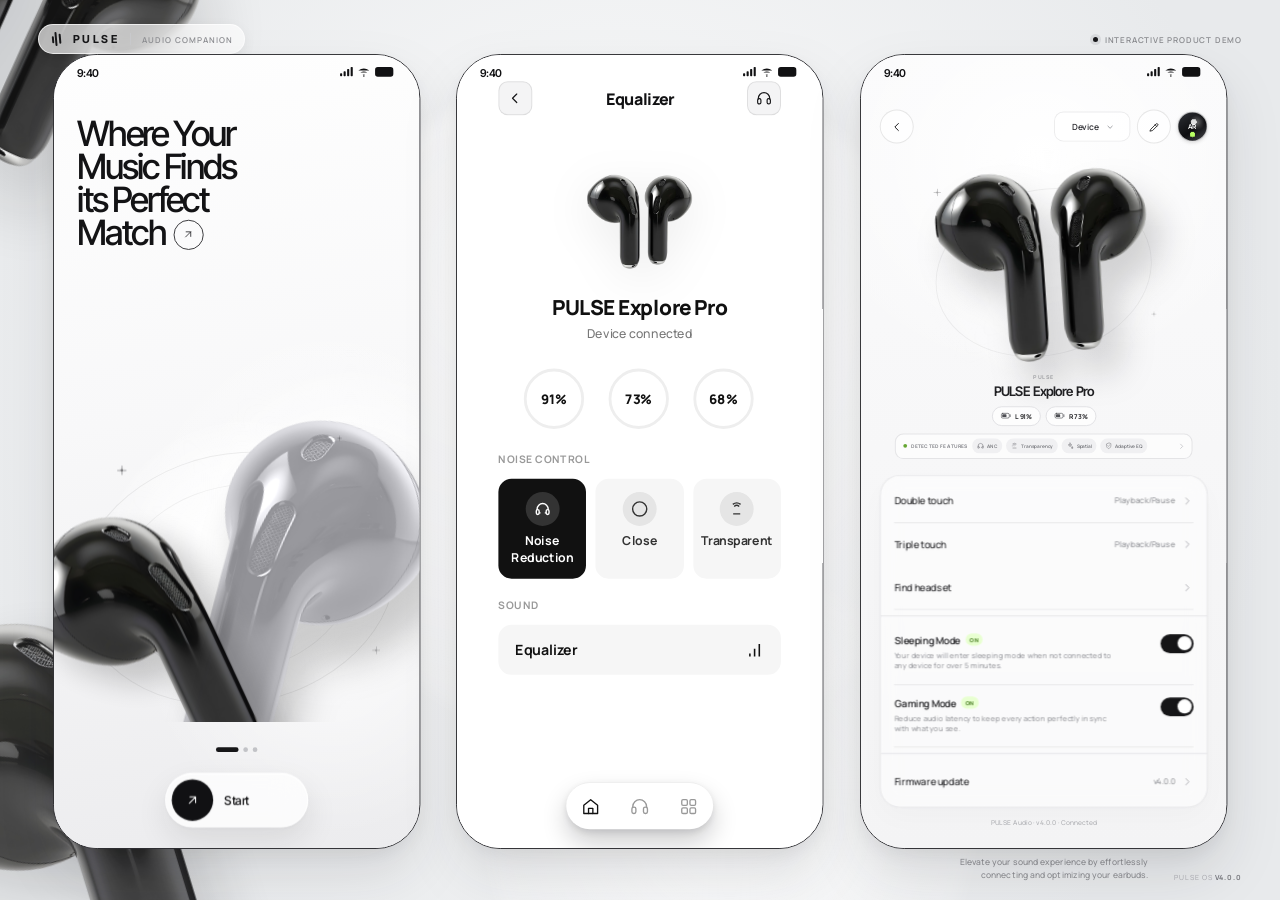
<file: pulse-audio/index.html>
<!DOCTYPE html>
<html lang="en">
<head>
  <meta charset="UTF-8">
  <meta name="viewport" content="width=device-width, initial-scale=1.0, viewport-fit=cover">
  <meta name="theme-color" content="#f4f4f5">
  <title>PULSE — Wireless Audio Companion</title>
  <meta name="description" content="PULSE Audio companion app — tune your earbuds, personalise touch controls and get the perfect sound for every moment.">
  <link rel="preconnect" href="https://fonts.googleapis.com">
  <link rel="preconnect" href="https://fonts.gstatic.com" crossorigin>
  <link href="https://fonts.googleapis.com/css2?family=Inter+Tight:wght@400;500;600;700&family=Manrope:wght@400;500;600;700;800&display=swap" rel="stylesheet">
  <link rel="stylesheet" href="styles.css">
</head>
<body>
  <svg class="svg-sprite" aria-hidden="true" xmlns="http://www.w3.org/2000/svg">
    <symbol id="i-arrow-up-right" viewBox="0 0 24 24"><path d="M7 17 17 7M8 7h9v9"/></symbol>
    <symbol id="i-arrow-left" viewBox="0 0 24 24"><path d="m14 6-6 6 6 6"/></symbol>
    <symbol id="i-arrow-right" viewBox="0 0 24 24"><path d="m10 6 6 6-6 6"/></symbol>
    <symbol id="i-chevron-down" viewBox="0 0 24 24"><path d="m7 10 5 5 5-5"/></symbol>
    <symbol id="i-chevron-right" viewBox="0 0 24 24"><path d="m9 6 6 6-6 6"/></symbol>
    <symbol id="i-x" viewBox="0 0 24 24"><path d="M6 6l12 12M18 6 6 18"/></symbol>
    <symbol id="i-home" viewBox="0 0 24 24"><path d="m4 10.5 8-6.5 8 6.5V20H4z"/><path d="M9.5 20v-6h5v6"/></symbol>
    <symbol id="i-compass" viewBox="0 0 24 24"><circle cx="12" cy="12" r="8.5"/><path d="m15.4 8.6-2 5.2-5.2 2 2-5.2z"/></symbol>
    <symbol id="i-grid" viewBox="0 0 24 24"><rect x="4" y="4" width="6.5" height="6.5" rx="1.5"/><rect x="13.5" y="4" width="6.5" height="6.5" rx="1.5"/><rect x="4" y="13.5" width="6.5" height="6.5" rx="1.5"/><rect x="13.5" y="13.5" width="6.5" height="6.5" rx="1.5"/></symbol>
    <symbol id="i-signal" viewBox="0 0 20 14"><rect x="1" y="9" width="3" height="4" rx="1" fill="currentColor" stroke="none"/><rect x="6" y="6" width="3" height="7" rx="1" fill="currentColor" stroke="none"/><rect x="11" y="3" width="3" height="10" rx="1" fill="currentColor" stroke="none"/><rect x="16" y="0" width="3" height="13" rx="1" fill="currentColor" stroke="none"/></symbol>
    <symbol id="i-wifi" viewBox="0 0 18 14"><path d="M1.5 4.5a13 13 0 0 1 15 0M4.2 7.2a9 9 0 0 1 9.6 0M7 9.8a5 5 0 0 1 4 0"/><circle cx="9" cy="12" r="1.1" fill="currentColor" stroke="none"/></symbol>
    <symbol id="i-battery" viewBox="0 0 26 13"><rect x="1" y="1" width="21" height="11" rx="3.2"/><path d="M24 5v3.3" stroke-linecap="round"/><rect x="3.2" y="3.2" width="15" height="6.6" rx="1.7" fill="currentColor" stroke="none"/></symbol>
    <symbol id="i-battery-pill" viewBox="0 0 24 14"><rect x="2" y="2" width="17" height="10" rx="3"/><path d="M21 5v4"/><rect x="4" y="4" width="9" height="6" rx="1.5" fill="currentColor" stroke="none"/></symbol>
    <symbol id="i-touch" viewBox="0 0 24 24"><path d="M8.5 11V6.6a1.8 1.8 0 0 1 3.6 0v4.1"/><path d="M12.1 10.7V8.9a1.7 1.7 0 0 1 3.4 0v2.2"/><path d="M15.5 11.1V9.8a1.7 1.7 0 0 1 3.4 0v4.1c0 2.9-2.2 5.6-5.1 5.6h-.8a6 6 0 0 1-4.9-2.5l-2.4-3.4a1.8 1.8 0 0 1 2.6-2.4l1.7 1.4"/></symbol>
    <symbol id="i-find" viewBox="0 0 24 24"><circle cx="12" cy="12" r="7.5"/><circle cx="12" cy="12" r="3"/><path d="M12 2.5v2M12 19.5v2M2.5 12h2M19.5 12h2"/></symbol>
    <symbol id="i-moon" viewBox="0 0 24 24"><path d="M20 14.2A8.3 8.3 0 0 1 9.8 4 8.2 8.2 0 1 0 20 14.2Z"/></symbol>
    <symbol id="i-gamepad" viewBox="0 0 24 24"><path d="M7.6 8h8.8c2.4 0 4.3 1.9 4.4 4.3l.2 3.2c.1 1.6-1.2 3-2.8 3-1.1 0-2.1-.6-2.7-1.6l-.8-1.4H9.3l-.8 1.4a3 3 0 0 1-2.7 1.6c-1.6 0-2.9-1.4-2.8-3l.2-3.2C3.4 9.9 5.2 8 7.6 8Z"/><path d="M8 11v4M6 13h4M16.2 12.3h.01M18.2 14h.01"/></symbol>
    <symbol id="i-download" viewBox="0 0 24 24"><path d="M12 3v11m-4-4 4 4 4-4"/><path d="M5 20h14"/></symbol>
    <symbol id="i-headphones" viewBox="0 0 24 24"><path d="M4 13v-1a8 8 0 0 1 16 0v1"/><rect x="3" y="12.5" width="4.6" height="7.5" rx="2.1"/><rect x="16.4" y="12.5" width="4.6" height="7.5" rx="2.1"/></symbol>
    <symbol id="i-anc" viewBox="0 0 24 24"><path d="M4.2 13.5v-1.4a7.8 7.8 0 0 1 15.6 0v1.4"/><rect x="3" y="13" width="4" height="6.8" rx="2"/><rect x="17" y="13" width="4" height="6.8" rx="2"/><path d="M7 17.5h2M15 17.5h2"/></symbol>
    <symbol id="i-anc-off" viewBox="0 0 24 24"><path d="M4.2 13.5v-1.4a7.8 7.8 0 0 1 13.6-4.7M19.8 11.3v.8"/><rect x="3" y="13" width="4" height="6.8" rx="2"/><rect x="17" y="13" width="4" height="6.8" rx="2"/><path d="m4 3 16 18"/></symbol>
    <symbol id="i-transparency" viewBox="0 0 24 24"><path d="M5 12h.01M8.5 8.5a5 5 0 0 1 7 0M11 12h.01M6.5 5.5a9 9 0 0 1 11 0M7 19h10"/></symbol>
    <symbol id="i-play" viewBox="0 0 24 24"><path d="m8 5 11 7-11 7z" fill="currentColor" stroke="none"/></symbol>
    <symbol id="i-pause" viewBox="0 0 24 24"><rect x="7" y="4.5" width="3.5" height="15" rx="1" fill="currentColor" stroke="none"/><rect x="13.5" y="4.5" width="3.5" height="15" rx="1" fill="currentColor" stroke="none"/></symbol>
    <symbol id="i-volume" viewBox="0 0 24 24"><path d="M4 9.5h4l4.5-4v13L8 14.5H4z"/><path d="M16 9a4.2 4.2 0 0 1 0 6M18.5 6.5a7.6 7.6 0 0 1 0 11"/></symbol>
    <symbol id="i-bluetooth" viewBox="0 0 24 24"><path d="m7 7 10 10-5 4V3l5 4L7 17"/></symbol>
    <symbol id="i-settings" viewBox="0 0 24 24"><circle cx="12" cy="12" r="3.1"/><path d="M19.2 15a1.7 1.7 0 0 0 .3 1.9l.1.1-2.6 2.6-.1-.1a1.7 1.7 0 0 0-1.9-.3 1.7 1.7 0 0 0-1 1.6v.2h-3.7v-.2a1.7 1.7 0 0 0-1.1-1.6 1.7 1.7 0 0 0-1.9.3l-.1.1L4.6 17l.1-.1a1.7 1.7 0 0 0 .3-1.9 1.7 1.7 0 0 0-1.6-1H3v-3.7h.4a1.7 1.7 0 0 0 1.6-1.1 1.7 1.7 0 0 0-.3-1.9L4.6 7l2.6-2.6.1.1a1.7 1.7 0 0 0 1.9.3 1.7 1.7 0 0 0 1-1.6v-.4h3.7v.4a1.7 1.7 0 0 0 1 1.6 1.7 1.7 0 0 0 1.9-.3l.1-.1L19.6 7l-.1.1a1.7 1.7 0 0 0-.3 1.9 1.7 1.7 0 0 0 1.6 1h.2v3.7h-.2a1.7 1.7 0 0 0-1.6 1.3Z"/></symbol>
    <symbol id="i-bag" viewBox="0 0 24 24"><path d="M5 8h14l-1 12H6z"/><path d="M9 8V6a3 3 0 0 1 6 0v2"/></symbol>
    <symbol id="i-heart" viewBox="0 0 24 24"><path d="M20.2 5.8a5.2 5.2 0 0 0-7.4 0L12 6.6l-.8-.8a5.2 5.2 0 0 0-7.4 7.4L12 21l8.2-7.8a5.2 5.2 0 0 0 0-7.4Z"/></symbol>
    <symbol id="i-check" viewBox="0 0 24 24"><path d="m5 12.5 4.5 4.5L19 7.5"/></symbol>
    <symbol id="i-sparkles" viewBox="0 0 24 24"><path d="m12 3 1.4 4.6L18 9l-4.6 1.4L12 15l-1.4-4.6L6 9l4.6-1.4zM19 15l.7 2.3L22 18l-2.3.7L19 21l-.7-2.3L16 18l2.3-.7z"/></symbol>
    <symbol id="i-waves" viewBox="0 0 24 24"><path d="M3 12h2l2-5 3 10 3-13 3 15 2-7h3"/></symbol>
    <symbol id="i-chevron-up" viewBox="0 0 24 24"><path d="m7 14 5-5 5 5"/></symbol>
    <symbol id="i-reset" viewBox="0 0 24 24"><path d="M4 4v6h6"/><path d="M4.8 16a8 8 0 1 0 .4-8.7L4 10"/></symbol>
    <symbol id="i-music" viewBox="0 0 24 24"><path d="M9 18V6l10-2v12"/><circle cx="6.5" cy="18" r="2.5"/><circle cx="16.5" cy="16" r="2.5"/></symbol>
    <symbol id="i-mic" viewBox="0 0 24 24"><rect x="9" y="3" width="6" height="11" rx="3"/><path d="M5.5 11.5a6.5 6.5 0 0 0 13 0M12 18v3M9 21h6"/></symbol>
    <symbol id="i-skip" viewBox="0 0 24 24"><path d="m6 5 9 7-9 7zM18 5v14"/></symbol>
    <symbol id="i-info" viewBox="0 0 24 24"><circle cx="12" cy="12" r="9"/><path d="M12 10.5V17M12 7h.01"/></symbol>
    <symbol id="i-shield" viewBox="0 0 24 24"><path d="M12 3 5 6v5c0 4.8 3.1 8.2 7 10 3.9-1.8 7-5.2 7-10V6z"/><path d="m9 11.5 2 2 4-4"/></symbol>
    <symbol id="i-eq" viewBox="0 0 24 24"><path d="M5 5v14M12 5v14M19 5v14"/><circle cx="5" cy="9" r="1.8" fill="currentColor"/><circle cx="12" cy="15" r="1.8" fill="currentColor"/><circle cx="19" cy="8" r="1.8" fill="currentColor"/></symbol>
    <symbol id="i-pencil" viewBox="0 0 24 24"><path d="m4 20 4.4-1 10-10a2.1 2.1 0 0 0-3-3l-10 10z"/><path d="m13.4 7.6 3 3"/></symbol>
    <symbol id="i-refresh" viewBox="0 0 24 24"><path d="M20 7v5h-5"/><path d="M4 17v-5h5"/><path d="M6.1 9a7 7 0 0 1 11.4-2L20 12M4 12l2.5 5a7 7 0 0 0 11.4-2"/></symbol>
    <symbol id="i-plus" viewBox="0 0 24 24"><path d="M12 5v14M5 12h14"/></symbol>
  </svg>

  <div class="ambient" aria-hidden="true">
    <span class="ambient-orb ambient-orb--one"></span>
    <span class="ambient-orb ambient-orb--two"></span>
    <img class="ambient-art ambient-art--top" src="assets/earbuds-black.png" alt="">
    <img class="ambient-art ambient-art--bottom" src="assets/earbud-left.png" alt="">
  </div>

  <main class="showcase" id="showcase">
    <header class="showcase-head">
      <div class="brand-lockup">
        <span class="brand-mark" aria-hidden="true"><i></i><i></i><i></i></span>
        <span class="brand-word">PULSE</span>
        <span class="brand-divider"></span>
        <span class="brand-sub">Audio companion</span>
      </div>
      <div class="showcase-hint">
        <span class="live-dot"></span>
        <span>Interactive product demo</span>
      </div>
    </header>

    <section class="stage" id="stage" aria-label="PULSE app preview">
      <div class="device-slot" data-slot="0">
        <div class="phone" data-app data-initial="welcome" role="application" aria-label="PULSE app"></div>
      </div>
      <div class="device-slot" data-slot="1">
        <div class="phone" data-app data-initial="equalizer" role="application" aria-label="PULSE equalizer"></div>
      </div>
      <div class="device-slot" data-slot="2">
        <div class="phone" data-app data-initial="device" role="application" aria-label="PULSE device"></div>
      </div>
    </section>

    <footer class="showcase-foot">
      <p>Elevate your sound experience by effortlessly<br>connecting and optimizing your earbuds.</p>
      <span class="foot-version">PULSE OS <b>v4.0.0</b></span>
    </footer>
  </main>

  <template id="app-template">
    <div class="statusbar" aria-hidden="true">
      <span class="statusbar-time">9:40</span>
      <div class="statusbar-icons">
        <svg class="icon icon-signal"><use href="#i-signal"/></svg>
        <svg class="icon icon-wifi"><use href="#i-wifi"/></svg>
        <svg class="icon icon-battery"><use href="#i-battery"/></svg>
      </div>
    </div>

    <section class="screen welcome-screen" data-screen="welcome" aria-label="Welcome">
      <div class="welcome-glow"></div>
      <div class="welcome-carousel" data-carousel>
        <article class="welcome-slide is-active" data-slide="0">
          <h1 class="welcome-title">Where Your<br>Music Finds<br>its Perfect<br><span class="last-line">Match<button class="headline-arrow" data-action="start" aria-label="Get started"><svg class="icon"><use href="#i-arrow-up-right"/></svg></button></span></h1>
          <div class="bud-stage bud-stage--one" aria-hidden="true">
            <span class="bud-aura"></span>
            <span class="orbit orbit--outer"></span>
            <span class="orbit orbit--inner"></span>
            <img class="bud-art bud-art--silver" src="assets/earbuds-silver-right.png" alt="">
            <img class="bud-art bud-art--black" src="assets/earbud-left.png" alt="">
            <span class="spark spark--one"></span>
            <span class="spark spark--two"></span>
            <span class="spark spark--three"></span>
          </div>
        </article>

        <article class="welcome-slide" data-slide="1">
          <p class="slide-kicker">Adaptive noise cancelling</p>
          <h1 class="welcome-title">Silence The<br>World. Hear<br>Every Detail.<br><span class="last-line">Clearly<button class="headline-arrow" data-action="start" aria-label="Get started"><svg class="icon"><use href="#i-arrow-up-right"/></svg></button></span></h1>
          <div class="bud-stage bud-stage--two" aria-hidden="true">
            <span class="bud-aura"></span>
            <span class="orbit orbit--outer"></span>
            <span class="orbit orbit--inner"></span>
            <img class="bud-art bud-art--silver" src="assets/earbuds-black.png" alt="">
            <span class="eq-ripple eq-ripple--one"></span>
            <span class="eq-ripple eq-ripple--two"></span>
            <span class="spark spark--one"></span>
            <span class="spark spark--two"></span>
          </div>
        </article>

        <article class="welcome-slide" data-slide="2">
          <p class="slide-kicker">Made for every moment</p>
          <h1 class="welcome-title">Your Sound.<br>Your Rules.<br>Your Pulse.<br><span class="last-line">Always<button class="headline-arrow" data-action="start" aria-label="Get started"><svg class="icon"><use href="#i-arrow-up-right"/></svg></button></span></h1>
          <div class="bud-stage bud-stage--three" aria-hidden="true">
            <span class="bud-aura"></span>
            <span class="orbit orbit--outer"></span>
            <span class="orbit orbit--inner"></span>
            <img class="bud-art bud-art--silver" src="assets/earbuds-silver-right.png" alt="">
            <img class="bud-art bud-art--black" src="assets/earbud-right.png" alt="">
            <span class="spark spark--one"></span>
            <span class="spark spark--two"></span>
            <span class="spark spark--three"></span>
          </div>
        </article>
      </div>

      <div class="welcome-controls">
        <div class="carousel-dots" role="tablist" aria-label="Intro slides">
          <button class="carousel-dot is-active" data-go-slide="0" aria-label="Slide 1" aria-selected="true"></button>
          <button class="carousel-dot" data-go-slide="1" aria-label="Slide 2" aria-selected="false"></button>
          <button class="carousel-dot" data-go-slide="2" aria-label="Slide 3" aria-selected="false"></button>
        </div>
        <button class="start-dock" data-action="start">
          <span class="start-circle"><svg class="icon"><use href="#i-arrow-up-right"/></svg></span>
          <span class="start-label">Start</span>
          <span class="start-meta">Explore your sound</span>
        </button>
      </div>
    </section>

    <section class="screen device-screen" data-screen="device" aria-label="Device details">
      <div class="screen-scroll">
        <header class="screen-head">
          <button class="circle-button" data-back aria-label="Go back"><svg class="icon"><use href="#i-arrow-left"/></svg></button>
          <div class="head-actions">
            <button class="device-pill" data-nav="equalizer"><span>Device</span><svg class="icon icon-chevron"><use href="#i-chevron-down"/></svg></button>
            <button class="circle-button name-button" data-action="rename-active" aria-label="Rename device"><svg class="icon"><use href="#i-pencil"/></svg></button>
            <button class="avatar" data-sheet="profile" aria-label="Open profile"><span>AR</span></button>
          </div>
        </header>

        <div class="device-hero">
          <span class="device-hero-halo"></span>
          <span class="device-hero-ring"></span>
          <img class="device-buds" data-device-image src="assets/devices/pulse-explore.webp" alt="PULSE Explore Pro" onerror="this.onerror=null;this.src='data:image/svg+xml,%3Csvg xmlns=%22http://www.w3.org/2000/svg%22 width=%22120%22 height=%22120%22%3E%3Crect width=%22120%22 height=%22120%22 rx=%2228%22 fill=%22%23171719%22/%3E%3Ctext x=%2260%22 y=%2272%22 text-anchor=%22middle%22 font-size=%2242%22 font-weight=%22700%22 fill=%22%23fff%22%3EPUL%3C/text%3E%3C/svg%3E'">
          <span class="spark spark--hero-one"></span>
          <span class="spark spark--hero-two"></span>
        </div>

        <div class="device-identity">
          <span class="device-brand" data-device-brand>PULSE</span>
          <h1 data-device-name>PULSE Explore Pro</h1>
          <div class="battery-chips" data-battery-chips></div>
          <button class="capability-strip" data-action="open-capabilities" aria-label="View detected features">
            <span class="capability-strip-label"><i></i> Detected features</span>
            <span class="capability-chips" data-device-capability-chips></span>
            <svg class="icon icon-chevron"><use href="#i-chevron-right"/></svg>
          </button>
        </div>

        <div class="device-panel">
          <div data-controls-section>
            <button class="list-row" data-sheet="gesture-double">
              <span data-control-double-label>Double touch</span>
              <span class="row-tail"><span class="row-value" data-gesture-label="double">Playback/Pause</span><svg class="icon icon-chevron"><use href="#i-chevron-right"/></svg></span>
            </button>
            <button class="list-row" data-sheet="gesture-triple">
              <span data-control-triple-label>Triple touch</span>
              <span class="row-tail"><span class="row-value" data-gesture-label="triple">Playback/Pause</span><svg class="icon icon-chevron"><use href="#i-chevron-right"/></svg></span>
            </button>
          </div>
          <button class="list-row" data-action="find-device" data-find-row>
            <span>Find headset</span>
            <span class="row-tail"><svg class="icon icon-chevron"><use href="#i-chevron-right"/></svg></span>
          </button>

          <div class="panel-divider"></div>

          <div class="setting-row" data-sleeping-row>
            <div class="setting-copy">
              <h2>Sleeping Mode <span class="state-tag" data-state-tag="sleeping">ON</span></h2>
              <p>Your device will enter sleeping mode when not connected to any device for over 5 minutes.</p>
            </div>
            <button class="switch is-on" data-toggle="sleeping" role="switch" aria-checked="true" aria-label="Sleeping mode"><span></span></button>
          </div>

          <div class="setting-row" data-gaming-row>
            <div class="setting-copy">
              <h2>Gaming Mode <span class="state-tag" data-state-tag="gaming">ON</span></h2>
              <p>Reduce audio latency to keep every action perfectly in sync with what you see.</p>
            </div>
            <button class="switch is-on" data-toggle="gaming" role="switch" aria-checked="true" aria-label="Gaming mode"><span></span></button>
          </div>

          <div class="panel-divider"></div>

          <button class="list-row firmware-row" data-action="firmware" data-firmware-row>
            <span>Firmware update</span>
            <span class="row-tail"><span class="row-value" data-firmware-version>v4.0.0</span><svg class="icon icon-chevron"><use href="#i-chevron-right"/></svg></span>
          </button>
          <div class="list-row static-list-row" data-managed-software-row hidden>
            <span>Device software</span>
            <span class="row-tail"><span class="row-value" data-managed-software>Managed by Apple</span></span>
          </div>
        </div>

        <p class="device-version">PULSE Audio · <span data-firmware-version>v4.0.0</span> · Connected</p>
      </div>
    </section>

        <section class="screen equalizer-screen" data-screen="equalizer" aria-label="Equalizer" style="background:#fff;">
      <div class="screen-scroll eq-scroll" style="background:#fff;padding-top:28px;">
        <header class="screen-head eq-head" style="background:#fff;border:none;padding:0 24px 12px;display:flex;align-items:center;justify-content:space-between;">
          <button class="circle-button" data-nav="settings" aria-label="Back" style="background:#f4f4f5;width:36px;height:36px;border-radius:10px;"><svg class="icon" style="width:18px;height:18px;"><use href="#i-arrow-left"/></svg></button>
          <h1 class="head-title" style="flex:1;text-align:center;font-family:'Manrope',sans-serif;font-weight:800;font-size:17px;letter-spacing:-0.03em;">Equalizer</h1>
          <button class="circle-button" data-nav="devices" aria-label="Devices" style="background:#f4f4f5;width:36px;height:36px;border-radius:10px;"><svg class="icon" style="width:18px;height:18px;"><use href="#i-headphones"/></svg></button>
        </header>

        <div class="eq-hero" style="text-align:center;padding:16px 24px 28px;">
          <img class="eq-hero-img" data-eq-device-thumb data-action="device-details" src="assets/devices/pulse-explore.webp" alt="" style="width:120px;height:120px;object-fit:contain;margin:0 auto 16px;display:block;filter:drop-shadow(0 12px 24px rgba(0,0,0,0.08));cursor:pointer;" onerror="this.onerror=null;this.src='data:image/svg+xml,%3Csvg xmlns=%22http://www.w3.org/2000/svg%22 width=%22120%22 height=%22120%22%3E%3Crect width=%22120%22 height=%22120%22 rx=%2228%22 fill=%22%23eee%22/%3E%3C/svg%3E'">
          <h2 class="eq-hero-name" data-eq-device-name style="font-family:'Manrope',sans-serif;font-size:22px;font-weight:800;letter-spacing:-0.03em;margin:0 0 4px;color:#111;">PULSE Explore Pro</h2>
          <p class="eq-hero-status" style="font-size:13px;color:#777;margin:0;font-weight:500;">Device connected</p>
        </div>

        <div class="eq-battery-row" id="battery-row" style="display:flex;justify-content:center;gap:24px;padding:0 24px 24px;align-items:center;">
          <div class="batt-circle headphones-only" style="text-align:center;display:none;">
            <div class="batt-ring" data-battery-single style="width:72px;height:72px;border-radius:50%;border:3px solid #111;display:flex;align-items:center;justify-content:center;font-family:'Manrope',sans-serif;font-weight:800;font-size:16px;color:#111;">--%</div>
            <small style="font-size:11px;color:#777;margin-top:6px;display:block;font-weight:600;">&nbsp;</small>
          </div>
          <div class="batt-circle earbuds-only" style="text-align:center;">
            <div class="batt-ring" data-battery-left style="width:64px;height:64px;border-radius:50%;border:3px solid #eee;display:flex;align-items:center;justify-content:center;font-family:'Manrope',sans-serif;font-weight:800;font-size:14px;color:#111;">--%</div>
            <small style="font-size:11px;color:#777;margin-top:4px;display:block;">&nbsp;</small>
          </div>
          <div class="batt-circle earbuds-only" style="text-align:center;">
            <div class="batt-ring" data-battery-right style="width:64px;height:64px;border-radius:50%;border:3px solid #eee;display:flex;align-items:center;justify-content:center;font-family:'Manrope',sans-serif;font-weight:800;font-size:14px;color:#111;">--%</div>
            <small style="font-size:11px;color:#777;margin-top:4px;display:block;">&nbsp;</small>
          </div>
          <div class="batt-circle earbuds-only" style="text-align:center;">
            <div class="batt-ring" data-battery-case style="width:64px;height:64px;border-radius:50%;border:3px solid #eee;display:flex;align-items:center;justify-content:center;font-family:'Manrope',sans-serif;font-weight:800;font-size:14px;color:#111;">--%</div>
            <small style="font-size:11px;color:#777;margin-top:4px;display:block;">&nbsp;</small>
          </div>
        </div>

        <div class="eq-section" style="padding:0 24px 20px;">
          <h3 style="font-family:'Manrope',sans-serif;font-size:11px;font-weight:700;text-transform:uppercase;letter-spacing:0.08em;color:#999;margin:0 0 14px;">Noise Control</h3>
          <div class="control-grid" style="display:grid;grid-template-columns:repeat(3,1fr);gap:10px;">
            <button class="ctrl-btn is-active" data-anc="on" aria-pressed="true" style="background:#111;color:#fff;border-radius:14px;padding:14px 6px;text-align:center;font-family:'Manrope',sans-serif;font-weight:700;font-size:13px;display:flex;flex-direction:column;align-items:center;gap:6px;border:none;cursor:pointer;">
              <span style="width:36px;height:36px;border-radius:50%;background:#333;display:flex;align-items:center;justify-content:center;"><svg width="18" height="18" viewBox="0 0 24 24" fill="none" stroke="currentColor" stroke-width="2"><path d="M4.2 13.5v-1.4a7.8 7.8 0 0 1 15.6 0v1.4"/><rect x="3" y="13" width="4" height="6.8" rx="2"/><rect x="17" y="13" width="4" height="6.8" rx="2"/><path d="M7 17.5h2M15 17.5h2"/></svg></span>
              <span>Noise Reduction</span>
            </button>
            <button class="ctrl-btn" data-anc="off" aria-pressed="false" style="background:#f6f6f6;color:#333;border-radius:14px;padding:14px 6px;text-align:center;font-family:'Manrope',sans-serif;font-weight:700;font-size:13px;display:flex;flex-direction:column;align-items:center;gap:6px;border:none;cursor:pointer;">
              <span style="width:36px;height:36px;border-radius:50%;background:#e5e5e5;display:flex;align-items:center;justify-content:center;"><svg width="18" height="18" viewBox="0 0 24 24" fill="none" stroke="currentColor" stroke-width="2"><circle cx="12" cy="12" r="10"/></svg></span>
              <span>Close</span>
            </button>
            <button class="ctrl-btn" data-anc="transparency" aria-pressed="false" style="background:#f6f6f6;color:#333;border-radius:14px;padding:14px 6px;text-align:center;font-family:'Manrope',sans-serif;font-weight:700;font-size:13px;display:flex;flex-direction:column;align-items:center;gap:6px;border:none;cursor:pointer;">
              <span style="width:36px;height:36px;border-radius:50%;background:#e5e5e5;display:flex;align-items:center;justify-content:center;"><svg width="18" height="18" viewBox="0 0 24 24" fill="none" stroke="currentColor" stroke-width="2"><path d="M5 12h.01M8.5 8.5a5 5 0 0 1 7 0M11 12h.01M6.5 5.5a9 9 0 0 1 11 0M7 19h10"/></svg></span>
              <span>Transparent</span>
            </button>
          </div>
        </div>

        <div class="eq-section" style="padding:0 24px 28px;">
          <h3 style="font-family:'Manrope',sans-serif;font-size:11px;font-weight:700;text-transform:uppercase;letter-spacing:0.08em;color:#999;margin:0 0 14px;">Sound</h3>
          <button class="sound-row" data-nav="advanced-eq" style="width:100%;background:#f6f6f6;border-radius:14px;padding:16px 18px;display:flex;align-items:center;justify-content:space-between;border:none;font-family:'Manrope',sans-serif;font-weight:700;font-size:15px;color:#111;cursor:pointer;">
            <span>Equalizer</span>
            <svg width="20" height="20" viewBox="0 0 24 24" fill="none" stroke="currentColor" stroke-width="2"><path d="M12 20V10M18 20V4M6 20v-4"/></svg>
          </button>
        </div>
      </div>

      <nav class="bottom-nav" aria-label="Primary" style="background:#fff;border-top:1px solid #eee;">
        <button class="nav-button is-active" data-nav="equalizer" aria-label="Home" style="color:#111;"><svg class="icon" style="width:22px;height:22px;"><use href="#i-home"/></svg></button>
        <button class="nav-button" data-nav="devices" aria-label="Devices" style="color:#999;"><svg class="icon" style="width:22px;height:22px;"><use href="#i-headphones"/></svg></button>
        <button class="nav-button" data-nav="settings" aria-label="Settings" style="color:#999;"><svg class="icon" style="width:22px;height:22px;"><use href="#i-grid"/></svg></button>
      </nav>
    </section>
<section class="screen settings-screen" data-screen="settings" aria-label="Settings">
      <div class="screen-scroll">
        <header class="screen-head">
          <button class="circle-button" data-nav="equalizer" aria-label="Back to home"><svg class="icon"><use href="#i-arrow-left"/></svg></button>
          <h1 class="head-title">Settings</h1>
          <button class="circle-button" data-sheet="profile" aria-label="Profile"><svg class="icon"><use href="#i-headphones"/></svg></button>
        </header>

        <div class="settings-intro">
          <div class="profile-block">
            <div class="profile-avatar">AR</div>
            <div><h2>Alex Rivera</h2><p>PULSE member since 2024</p></div>
            <button class="profile-edit" data-sheet="profile">Manage</button>
          </div>
          <div class="connection-card">
            <span class="connection-icon connection-image"><img data-settings-device-image src="assets/devices/pulse-explore.webp" alt="" onerror="this.onerror=null;this.src='data:image/svg+xml,%3Csvg xmlns=%22http://www.w3.org/2000/svg%22 width=%22120%22 height=%22120%22%3E%3Crect width=%22120%22 height=%22120%22 rx=%2228%22 fill=%22%23171719%22/%3E%3Ctext x=%2260%22 y=%2272%22 text-anchor=%22middle%22 font-size=%2242%22 font-weight=%22700%22 fill=%22%23fff%22%3EPUL%3C/text%3E%3C/svg%3E'"></span>
            <div><b data-settings-device-name>PULSE Explore Pro</b><small data-settings-device-status>Wireless earbuds · 91% battery</small></div>
            <span class="connected-pill"><i></i> Live</span>
          </div>
        </div>

        <div class="settings-group">
          <p class="group-label">Audio</p>
          <div class="settings-card">
            <button class="settings-row" data-nav="equalizer"><span><svg class="icon"><use href="#i-eq"/></svg>Equalizer</span><span class="row-tail"><span class="row-value" data-settings-preset>Default</span><svg class="icon icon-chevron"><use href="#i-chevron-right"/></svg></span></button>
            <button class="settings-row" data-nav="advanced-eq"><span><svg class="icon"><use href="#i-waves"/></svg>Advanced EQ</span><span class="row-tail"><span class="row-value">10-band</span><svg class="icon icon-chevron"><use href="#i-chevron-right"/></svg></span></button>
            <div class="settings-row static-row" data-adaptive-row><span><svg class="icon"><use href="#i-shield"/></svg>Adaptive EQ</span><button class="switch is-on" data-toggle="adaptive" role="switch" aria-checked="true" aria-label="Adaptive EQ"><span></span></button></div>
            <div class="settings-row static-row" data-spatial-row><span><svg class="icon"><use href="#i-sparkles"/></svg>Spatial audio</span><button class="switch is-on" data-toggle="spatial" role="switch" aria-checked="true" aria-label="Spatial audio"><span></span></button></div>
            <div class="settings-row static-row" data-autopause-row><span><svg class="icon"><use href="#i-headphones"/></svg>Auto pause</span><button class="switch" data-toggle="autopause" role="switch" aria-checked="false" aria-label="Auto pause"><span></span></button></div>
          </div>
        </div>

        <div class="settings-group" data-controls-group>
          <p class="group-label">Controls</p>
          <div class="settings-card">
            <button class="settings-row" data-sheet="gesture-double" data-controls-row><span><svg class="icon"><use href="#i-touch"/></svg><span data-control-label>Touch controls</span></span><span class="row-tail"><span class="row-value" data-gesture-label="double">Playback/Pause</span><svg class="icon icon-chevron"><use href="#i-chevron-right"/></svg></span></button>
            <div class="settings-row static-row" data-sleeping-row><span><svg class="icon"><use href="#i-moon"/></svg>Sleeping mode</span><button class="switch is-on" data-toggle="sleeping" role="switch" aria-checked="true" aria-label="Sleeping mode"><span></span></button></div>
            <div class="settings-row static-row" data-gaming-row><span><svg class="icon"><use href="#i-gamepad"/></svg>Gaming mode</span><button class="switch is-on" data-toggle="gaming" role="switch" aria-checked="true" aria-label="Gaming mode"><span></span></button></div>
          </div>
        </div>

        <div class="settings-group">
          <p class="group-label">About</p>
          <div class="settings-card">
            <button class="settings-row" data-action="firmware" data-firmware-row><span><svg class="icon"><use href="#i-download"/></svg>Firmware update</span><span class="row-tail"><span class="row-value" data-firmware-version>v4.0.0</span><svg class="icon icon-chevron"><use href="#i-chevron-right"/></svg></span></button>
            <div class="settings-row static-row" data-managed-software-row hidden><span><svg class="icon"><use href="#i-download"/></svg>Device software</span><span class="row-tail"><span class="row-value" data-managed-software>Managed by Apple</span></span></div>
            <button class="settings-row" data-action="open-capabilities"><span><svg class="icon"><use href="#i-check"/></svg>Detected features</span><span class="row-tail"><span class="row-value" data-capability-count>13 features</span><svg class="icon icon-chevron"><use href="#i-chevron-right"/></svg></span></button>
            <button class="settings-row" data-action="update-catalog"><span><svg class="icon"><use href="#i-refresh"/></svg>Device catalog update</span><span class="row-tail"><span class="row-value">Auto-add new drops</span><svg class="icon icon-chevron"><use href="#i-chevron-right"/></svg></span></button>
            <button class="settings-row" data-sheet="support"><span><svg class="icon"><use href="#i-info"/></svg>Help &amp; support</span><svg class="icon icon-chevron"><use href="#i-chevron-right"/></svg></button>
          </div>
        </div>

        <p class="settings-version">PULSE Audio · <span data-settings-version>v4.0.0</span><br>Designed for effortless listening.</p>
      </div>
    </section>

    <section class="screen devices-screen" data-screen="devices" aria-label="Connected devices">
      <div class="screen-scroll devices-scroll">
        <header class="screen-head devices-head">
          <button class="circle-button" data-nav="equalizer" aria-label="Back to home"><svg class="icon"><use href="#i-arrow-left"/></svg></button>
          <span class="head-title">Devices</span>
          <button class="circle-button scan-button" data-action="scan-devices" aria-label="Scan for nearby devices"><svg class="icon"><use href="#i-refresh"/></svg></button>
        </header>

        <div class="devices-hero">
          <div class="devices-hero-copy">
            <span class="eyebrow" data-device-count>4 connected</span>
            <h1>Your audio<br><em>network</em></h1>
            <p>Every pair you own, in one place. Tap a device to make it active, find it, or give it a name of its own.</p>
          </div>
          <span class="auto-detect-pill"><i></i> Auto-detect</span>
        </div>

        <div class="active-device-card" data-active-device-card style="background:#18181b;border-radius:20px;padding:20px;margin:0 16px 20px;display:flex;gap:14px;align-items:center;">
          <span class="active-card-art" style="flex-shrink:0;width:72px;height:72px;border-radius:16px;overflow:hidden;background:#222;display:block;"><img data-active-device-image src="assets/devices/pulse-explore.webp" alt="" style="width:100%;height:100%;object-fit:cover;display:block;" onerror="this.onerror=null;this.src='data:image/svg+xml,%3Csvg xmlns=%22http://www.w3.org/2000/svg%22 width=%2272%22 height=%2272%22%3E%3Crect width=%2272%22 height=%2272%22 rx=%2216%22 fill=%22%23333%22/%3E%3C/svg%3E'"></span>
          <div class="active-card-copy" style="flex:1;min-width:0;">
            <span class="eyebrow" data-active-device-brand style="font-size:10px;color:#888;text-transform:uppercase;letter-spacing:0.06em;font-weight:700;">PULSE</span>
            <h2 data-active-device-name style="font-family:'Manrope',sans-serif;font-weight:800;font-size:18px;color:#fff;margin:2px 0 4px;letter-spacing:-0.03em;">PULSE Explore Pro</h2>
            <p style="font-size:11px;color:#aaa;margin:0;">Over-ear headphones · <span data-active-device-battery>82%</span> battery</p>
            <div class="active-card-chips" data-active-device-chips style="display:flex;gap:6px;margin-top:8px;flex-wrap:wrap;"></div>
          </div>
          <div class="active-card-actions" style="display:flex;gap:6px;flex-direction:column;align-items:flex-end;">
            <button class="active-action" data-action="find-device" style="background:#333;color:#fff;border:none;border-radius:10px;padding:6px 10px;font-size:11px;font-weight:700;font-family:'Manrope',sans-serif;cursor:pointer;display:flex;align-items:center;gap:4px;"><svg class="icon" style="width:14px;height:14px;"><use href="#i-find"/></svg>Find</button>
            <button class="active-action" data-action="rename-active" style="background:#333;color:#fff;border:none;border-radius:10px;padding:6px 10px;font-size:11px;font-weight:700;font-family:'Manrope',sans-serif;cursor:pointer;display:flex;align-items:center;gap:4px;"><svg class="icon" style="width:14px;height:14px;"><use href="#i-pencil"/></svg>Rename</button>
            <button class="active-action active-action--solid" data-action="device-details" style="background:#fff;color:#111;border:none;border-radius:10px;padding:6px 10px;font-size:11px;font-weight:700;font-family:'Manrope',sans-serif;cursor:pointer;display:flex;align-items:center;gap:4px;">Details<svg class="icon" style="width:12px;height:12px;"><use href="#i-chevron-right"/></svg></button>
          </div>
        </div>

        <div class="section-head devices-section-head">
          <h2>Connected devices</h2>
          <span class="devices-count" data-connected-count>4 paired</span>
        </div>
        <div class="connected-list" data-connected-list></div>

        <div class="section-head devices-section-head nearby-head">
          <h2>Nearby devices</h2>
          <span class="scan-status" data-scan-status><i></i> Ready</span>
        </div>
        <div class="nearby-list" data-nearby-list></div>

        <div class="brand-support">
          <p class="group-label">Works with</p>
          <div class="brand-chips">
            <span class="brand-chip">Apple</span>
            <span class="brand-chip">Samsung</span>
            <span class="brand-chip">Sony</span>
            <span class="brand-chip">Anker</span>
            <span class="brand-chip">Bose</span>
            <span class="brand-chip">JBL</span>
            <span class="brand-chip">Sennheiser</span>
            <span class="brand-chip">Nothing</span>
            <span class="brand-chip">Google</span>
            <span class="brand-chip">HOCO</span>
            <span class="brand-chip">Baseus</span>
          </div>
        </div>
        <p class="devices-footnote">PULSE detects supported Bluetooth audio devices and reads the features each one exposes. Hardware controls only appear when a device reports them.</p>
      </div>

      <nav class="bottom-nav" aria-label="Primary">
        <button class="nav-button" data-nav="equalizer" aria-label="Home"><svg class="icon"><use href="#i-home"/></svg></button>
        <button class="nav-button is-active" data-nav="devices" aria-label="Devices"><svg class="icon"><use href="#i-headphones"/></svg></button>
        <button class="nav-button" data-nav="settings" aria-label="Settings"><svg class="icon"><use href="#i-grid"/></svg></button>
      </nav>
    </section>

    <section class="screen advanced-screen" data-screen="advanced-eq" aria-label="Advanced equalizer">
      <div class="screen-scroll advanced-scroll">
        <header class="screen-head">
          <button class="circle-button" data-nav="equalizer" aria-label="Back to equalizer"><svg class="icon"><use href="#i-arrow-left"/></svg></button>
          <h1 class="head-title">Equalizer</h1>
          <button class="text-button reset-top" data-action="reset-eq"><svg class="icon"><use href="#i-reset"/></svg>Reset</button>
        </header>

        <div class="advanced-copy">
          <span class="eyebrow">10-band · <span data-advanced-device>PULSE Explore Pro</span></span>
          <h1>Shape your<br>signature sound.</h1>
          <p>Drag each band to fine tune the way your music feels. Changes apply instantly.</p>
        </div>

        <div class="visualizer" aria-hidden="true">
          <span style="--v:.22"></span><span style="--v:.34"></span><span style="--v:.5"></span><span style="--v:.66"></span><span style="--v:.4"></span><span style="--v:.78"></span><span style="--v:.92"></span><span style="--v:.56"></span><span style="--v:.44"></span><span style="--v:.7"></span><span style="--v:.84"></span><span style="--v:.58"></span><span style="--v:.36"></span><span style="--v:.74"></span><span style="--v:.9"></span><span style="--v:.62"></span><span style="--v:.48"></span><span style="--v:.68"></span><span style="--v:.54"></span><span style="--v:.86"></span><span style="--v:.32"></span><span style="--v:.6"></span><span style="--v:.94"></span><span style="--v:.52"></span><span style="--v:.42"></span><span style="--v:.8"></span><span style="--v:.64"></span><span style="--v:.9"></span><span style="--v:.38"></span><span style="--v:.72"></span><span style="--v:.28"></span><span style="--v:.82"></span><span style="--v:.58"></span><span style="--v:.46"></span><span style="--v:.88"></span><span style="--v:.54"></span><span style="--v:.76"></span><span style="--v:.34"></span><span style="--v:.66"></span><span style="--v:.48"></span>
        </div>

        <div class="advanced-card">
          <div class="advanced-labels top-labels">
            <span>+12</span><span>0</span><span>−12</span>
          </div>
          <div class="slider-bank" data-slider-bank>
            <div class="vertical-band"><span class="band-value">0</span><input type="range" min="-12" max="12" step="1" value="0" data-band="32" aria-label="32 hertz"><span class="band-label">32</span></div>
            <div class="vertical-band"><span class="band-value">0</span><input type="range" min="-12" max="12" step="1" value="0" data-band="64" aria-label="64 hertz"><span class="band-label">64</span></div>
            <div class="vertical-band"><span class="band-value">0</span><input type="range" min="-12" max="12" step="1" value="0" data-band="125" aria-label="125 hertz"><span class="band-label">125</span></div>
            <div class="vertical-band"><span class="band-value">0</span><input type="range" min="-12" max="12" step="1" value="0" data-band="250" aria-label="250 hertz"><span class="band-label">250</span></div>
            <div class="vertical-band"><span class="band-value">0</span><input type="range" min="-12" max="12" step="1" value="0" data-band="500" aria-label="500 hertz"><span class="band-label">500</span></div>
            <div class="vertical-band"><span class="band-value">0</span><input type="range" min="-12" max="12" step="1" value="0" data-band="1000" aria-label="1 kilohertz"><span class="band-label">1k</span></div>
            <div class="vertical-band"><span class="band-value">0</span><input type="range" min="-12" max="12" step="1" value="0" data-band="2000" aria-label="2 kilohertz"><span class="band-label">2k</span></div>
            <div class="vertical-band"><span class="band-value">0</span><input type="range" min="-12" max="12" step="1" value="0" data-band="4000" aria-label="4 kilohertz"><span class="band-label">4k</span></div>
            <div class="vertical-band"><span class="band-value">0</span><input type="range" min="-12" max="12" step="1" value="0" data-band="8000" aria-label="8 kilohertz"><span class="band-label">8k</span></div>
            <div class="vertical-band"><span class="band-value">0</span><input type="range" min="-12" max="12" step="1" value="0" data-band="16000" aria-label="16 kilohertz"><span class="band-label">16k</span></div>
          </div>
        </div>

        <div class="advanced-actions">
          <button class="outline-button" data-nav="equalizer">Cancel</button>
          <button class="primary-button" data-action="save-eq">Save profile</button>
        </div>
      </div>
    </section>

    <div class="sheet-backdrop" data-sheet-backdrop hidden></div>
    <div class="sheet-host" data-sheet-host aria-live="polite"></div>
    <div class="toast" data-toast role="status" aria-live="polite"></div>
    <div class="find-overlay" data-find-overlay hidden>
      <div class="find-modal">
        <button class="circle-button find-close" data-action="close-find" aria-label="Close"><svg class="icon"><use href="#i-x"/></svg></button>
        <div class="radar" aria-hidden="true"><span></span><span></span><span></span><i></i><img class="find-art" data-find-image src="assets/devices/pulse-explore.webp" alt="" onerror="this.onerror=null;this.src='data:image/svg+xml,%3Csvg xmlns=%22http://www.w3.org/2000/svg%22 width=%22120%22 height=%22120%22%3E%3Crect width=%22120%22 height=%22120%22 rx=%2228%22 fill=%22%23171719%22/%3E%3Ctext x=%2260%22 y=%2272%22 text-anchor=%22middle%22 font-size=%2242%22 font-weight=%22700%22 fill=%22%23fff%22%3EPUL%3C/text%3E%3C/svg%3E'"></div>
        <span class="eyebrow" data-find-eyebrow>Locating your earbuds</span>
        <h2 data-find-name>PULSE Explore Pro</h2>
        <p data-find-copy>Your earbuds are nearby. The signal is getting stronger.</p>
        <div class="find-signal"><b>Strong signal</b><span>≈ 1.2 m away</span></div>
        <button class="primary-button" data-action="stop-find">Stop ringing</button>
      </div>
    </div>
  </template>

  <script src="app.js"></script>
</body>
</html>
</file>
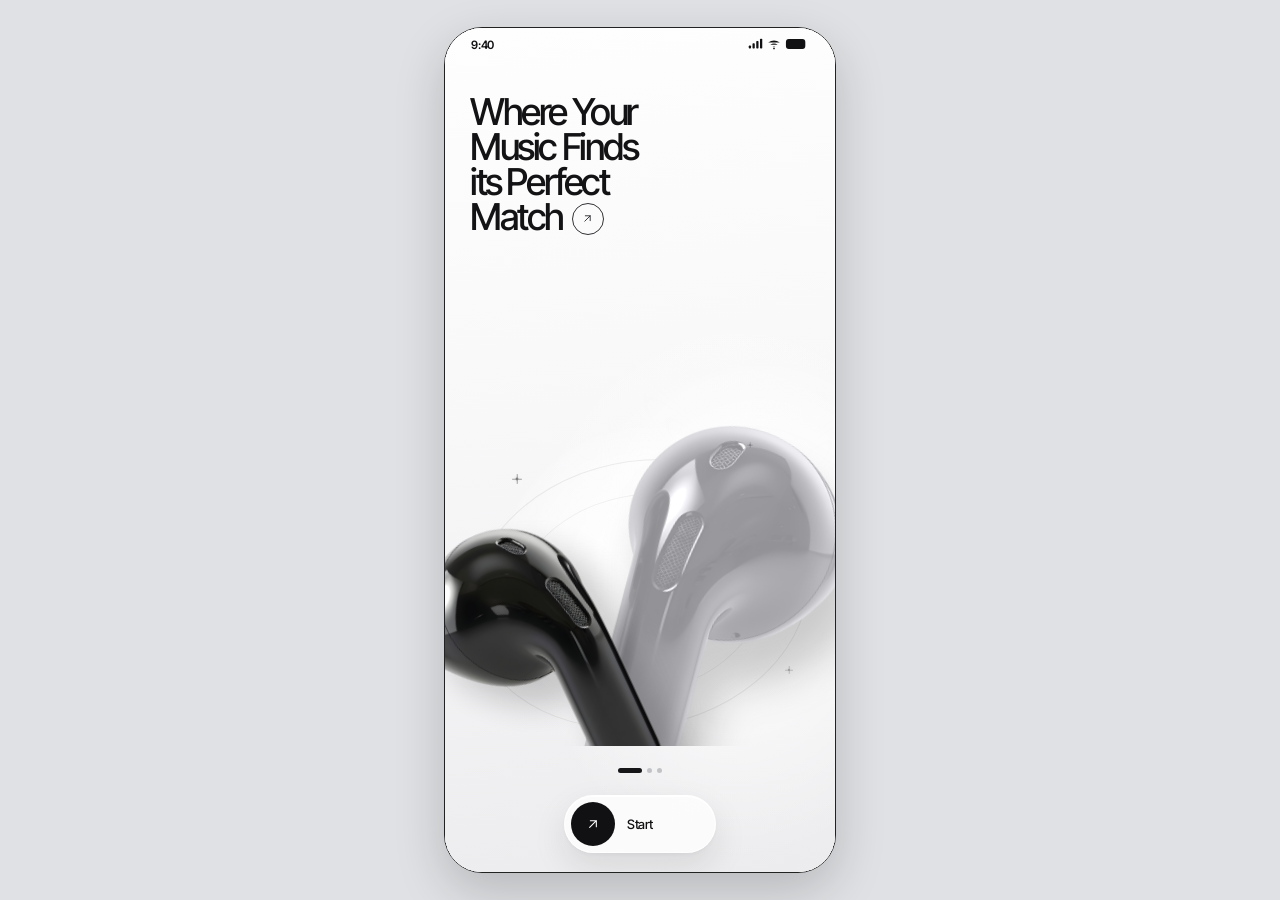
<file: pulse-audio/preview-mobile.html>
<!DOCTYPE html>
<html lang="en">
<head>
<meta charset="utf-8">
<title>PULSE mobile preview</title>
<style>
  html,body{margin:0;height:100%;display:grid;place-items:center;background:#dfe1e4;font-family:sans-serif}
  iframe{width:390px;height:844px;border:1px solid #222;border-radius:38px;background:#fff;box-shadow:0 18px 50px rgba(0,0,0,.18);overflow:hidden}
</style>
</head>
<body>
<iframe src="./index.html" title="PULSE mobile app preview"></iframe>
</body>
</html>
</file>
<file: pulse-audio/styles.css>
/* PULSE — audio companion app */
:root {
  --ink: #111113;
  --ink-soft: #3f4044;
  --muted: #8f9095;
  --muted-2: #adaeb2;
  --paper: #f6f6f7;
  --paper-2: #efeff1;
  --line: #e4e4e7;
  --white: #ffffff;
  --green: #b8ff63;
  --phone-w: 390px;
  --phone-h: 844px;
  --font-ui: "Manrope", "Segoe UI", -apple-system, BlinkMacSystemFont, sans-serif;
  --font-display: "Inter Tight", "Manrope", "Segoe UI", sans-serif;
}

* {
  box-sizing: border-box;
  -webkit-tap-highlight-color: transparent;
}

html,
body {
  margin: 0;
  height: 100%;
}

body {
  overflow: hidden;
  color: var(--ink);
  font-family: var(--font-ui);
  background:
    radial-gradient(ellipse 52% 78% at 48% 45%, #fbfbfc 0%, #f3f4f5 48%, #e8eaec 100%);
  -webkit-font-smoothing: antialiased;
  text-rendering: optimizeLegibility;
}

button,
input,
textarea,
select {
  color: inherit;
  font: inherit;
}

button {
  border: 0;
  padding: 0;
  background: none;
  cursor: pointer;
}

[hidden] {
  display: none !important;
}

button:focus-visible,
input:focus-visible {
  outline: 2px solid rgba(20, 20, 22, 0.7);
  outline-offset: 3px;
}

.svg-sprite {
  position: absolute;
  width: 0;
  height: 0;
  overflow: hidden;
}

.icon {
  width: 18px;
  height: 18px;
  display: inline-block;
  flex: none;
  fill: none;
  stroke: currentColor;
  stroke-width: 1.65;
  stroke-linecap: round;
  stroke-linejoin: round;
}

.icon-chevron {
  width: 13px;
  height: 13px;
  stroke-width: 1.7;
}

/* ————————————————————————— Desktop showroom ————————————————————————— */
.ambient {
  position: fixed;
  inset: 0;
  z-index: 0;
  pointer-events: none;
  overflow: hidden;
}

.ambient-orb {
  position: absolute;
  border-radius: 50%;
  filter: blur(8px);
}

.ambient-orb--one {
  width: 54vw;
  height: 54vw;
  left: 22%;
  top: 7%;
  background: radial-gradient(circle at 35% 30%, rgba(255, 255, 255, 0.94), rgba(255, 255, 255, 0));
}

.ambient-orb--two {
  width: 38vw;
  height: 38vw;
  left: 38%;
  bottom: -18%;
  background: radial-gradient(circle, rgba(255, 255, 255, 0.7), rgba(255, 255, 255, 0));
}

.ambient-art {
  position: absolute;
  user-select: none;
  pointer-events: none;
}

.ambient-art--top {
  width: clamp(340px, 30vw, 540px);
  left: clamp(-230px, -14vw, -120px);
  top: clamp(-220px, -21vh, -115px);
  opacity: 0.92;
  transform: rotate(24deg);
  filter: saturate(0.8) contrast(1.05) drop-shadow(28px 40px 34px rgba(8, 8, 12, 0.16));
}

.ambient-art--bottom {
  width: clamp(210px, 23vw, 360px);
  left: clamp(-135px, -8vw, -55px);
  bottom: clamp(-240px, -24vh, -120px);
  opacity: 0.88;
  transform: rotate(-17deg);
  filter: saturate(0.8) drop-shadow(18px 32px 30px rgba(8, 8, 12, 0.16));
}

.showcase {
  position: relative;
  z-index: 2;
  width: 100%;
  height: 100dvh;
  padding: 24px 38px 18px;
  display: flex;
  flex-direction: column;
}

.showcase-head {
  flex: none;
  display: flex;
  align-items: center;
  justify-content: space-between;
  min-height: 28px;
}

.brand-lockup {
  display: flex;
  align-items: center;
  gap: 9px;
  color: #171719;
  padding: 6px 11px 6px 9px;
  border-radius: 99px;
  border: 1px solid rgba(255, 255, 255, 0.7);
  background: rgba(255, 255, 255, 0.68);
  box-shadow: 0 4px 14px rgba(20, 20, 24, 0.055);
  backdrop-filter: blur(14px);
  -webkit-backdrop-filter: blur(14px);
}

.brand-mark {
  width: 16px;
  height: 16px;
  display: flex;
  align-items: center;
  justify-content: center;
  gap: 1.5px;
  transform: rotate(-5deg);
}

.brand-mark i {
  display: block;
  width: 2px;
  border-radius: 3px;
  background: currentColor;
}

.brand-mark i:nth-child(1) { height: 7px; }
.brand-mark i:nth-child(2) { height: 14px; }
.brand-mark i:nth-child(3) { height: 10px; }

.brand-word {
  font-family: var(--font-display);
  font-size: 11px;
  font-weight: 700;
  letter-spacing: 0.22em;
}

.brand-divider {
  width: 1px;
  height: 12px;
  background: #c9cacd;
  margin: 0 2px;
}

.brand-sub {
  font-size: 8px;
  font-weight: 600;
  color: #8d8e92;
  letter-spacing: 0.12em;
  text-transform: uppercase;
}

.showcase-hint {
  display: flex;
  align-items: center;
  gap: 7px;
  font-size: 8px;
  font-weight: 600;
  letter-spacing: 0.1em;
  color: #898a8e;
  text-transform: uppercase;
}

.live-dot {
  width: 5px;
  height: 5px;
  border-radius: 50%;
  background: #18181a;
  box-shadow: 0 0 0 3px rgba(24, 24, 26, 0.08);
}

.stage {
  flex: 1;
  min-height: 0;
  display: flex;
  align-items: center;
  justify-content: center;
  gap: clamp(24px, 3.2vw, 56px);
}

.device-slot {
  position: relative;
  flex: none;
  border-radius: 47px;
  filter: drop-shadow(0 26px 26px rgba(18, 20, 24, 0.11)) drop-shadow(0 6px 8px rgba(18, 20, 24, 0.05));
}

.phone {
  position: absolute;
  inset: 0;
  width: var(--phone-w);
  height: var(--phone-h);
  border: 1.5px solid #27272b;
  border-radius: 47px;
  overflow: hidden;
  background: var(--paper);
  transform: scale(var(--phone-scale, 0.8));
  transform-origin: top left;
  isolation: isolate;
}

.showcase-foot {
  flex: none;
  min-height: 33px;
  display: flex;
  justify-content: flex-end;
  align-items: flex-end;
  gap: 26px;
}

.showcase-foot p {
  margin: 0;
  max-width: 250px;
  color: #8e8f93;
  font-size: 8.5px;
  font-weight: 500;
  line-height: 1.55;
  letter-spacing: 0.01em;
  text-align: right;
}

.foot-version {
  font-size: 7px;
  letter-spacing: 0.13em;
  color: #aaaab0;
  text-transform: uppercase;
}

.foot-version b {
  font-weight: 700;
  color: #77787d;
}

/* ————————————————————————— Phone foundation ————————————————————————— */
.phone,
.phone * {
  scrollbar-width: none;
}

.phone ::-webkit-scrollbar {
  display: none;
}

.statusbar {
  position: absolute;
  z-index: 75;
  top: 0;
  left: 0;
  right: 0;
  height: 44px;
  padding: 14px 24px 0;
  display: flex;
  align-items: flex-start;
  justify-content: space-between;
  pointer-events: none;
  color: #111113;
  font-family: var(--font-display);
}

.statusbar-time {
  font-size: 11.5px;
  font-weight: 600;
  letter-spacing: -0.02em;
  line-height: 1;
}

.statusbar-icons {
  display: flex;
  align-items: center;
  gap: 4px;
  margin-top: -2px;
}

.statusbar-icons .icon {
  stroke: none;
  fill: currentColor;
}

.statusbar .icon-signal { width: 15px; height: 12px; }
.statusbar .icon-wifi { width: 14px; height: 11px; }
.statusbar .icon-battery { width: 24px; height: 12px; }

.screen {
  position: absolute;
  inset: 0;
  z-index: 1;
  display: flex;
  flex-direction: column;
  overflow: hidden;
  background: var(--paper);
  opacity: 0;
  visibility: hidden;
  transform: translateX(12px) scale(0.996);
  transition:
    opacity 320ms cubic-bezier(0.22, 0.7, 0.2, 1),
    transform 430ms cubic-bezier(0.22, 0.7, 0.2, 1),
    visibility 0ms linear 430ms;
}

.screen.is-active {
  z-index: 3;
  opacity: 1;
  visibility: visible;
  transform: translateX(0) scale(1);
  transition:
    opacity 320ms cubic-bezier(0.22, 0.7, 0.2, 1),
    transform 430ms cubic-bezier(0.22, 0.7, 0.2, 1),
    visibility 0ms;
}

.screen.is-leaving-left {
  transform: translateX(-8px) scale(0.997);
}

.screen-scroll {
  position: relative;
  flex: 1;
  min-height: 0;
  overflow-y: auto;
  overflow-x: hidden;
  padding: 58px 20px 32px;
  overscroll-behavior: contain;
}

.screen-head {
  display: flex;
  align-items: center;
  justify-content: space-between;
  gap: 12px;
  min-height: 38px;
}

.circle-button {
  width: 36px;
  height: 36px;
  border-radius: 50%;
  border: 1px solid rgba(24, 24, 27, 0.1);
  background: rgba(255, 255, 255, 0.68);
  display: inline-flex;
  align-items: center;
  justify-content: center;
  color: #171719;
  transition: transform 180ms ease, background 180ms ease;
}

.circle-button:hover {
  background: #fff;
  transform: translateY(-1px);
}

.circle-button:active {
  transform: scale(0.95);
}

.circle-button .icon {
  width: 15px;
  height: 15px;
}

.head-actions {
  display: flex;
  align-items: center;
  gap: 7px;
}

.device-pill {
  min-width: 81px;
  height: 32px;
  padding: 0 9px 0 12px;
  border-radius: 10px;
  border: 1px solid rgba(24, 24, 27, 0.08);
  background: rgba(255, 255, 255, 0.72);
  display: inline-flex;
  align-items: center;
  justify-content: center;
  gap: 7px;
  font-size: 9px;
  font-weight: 600;
  color: #303035;
}

.device-pill .icon {
  width: 11px;
  height: 11px;
  color: #7f8085;
}

.avatar {
  width: 32px;
  height: 32px;
  border-radius: 50%;
  display: inline-grid;
  place-items: center;
  overflow: hidden;
  background:
    radial-gradient(circle at 54% 34%, rgba(255, 255, 255, 0.84) 0 12%, transparent 13%),
    radial-gradient(circle at 50% 78%, #b8ff63 0 10%, transparent 11%),
    radial-gradient(circle at 66% 36%, rgba(255, 255, 255, 0.34), transparent 30%),
    linear-gradient(145deg, #2f3137 0%, #0d0d0f 58%, #45474c 100%);
  border: 1.5px solid rgba(255, 255, 255, 0.7);
  box-shadow: 0 1px 4px rgba(0, 0, 0, 0.14);
  color: #fff;
  font-size: 7px;
  font-weight: 700;
  letter-spacing: 0.03em;
}

.head-title {
  font-family: var(--font-display);
  font-size: 14px;
  font-weight: 600;
  letter-spacing: -0.025em;
  margin: 0;
}

.eyebrow {
  display: block;
  color: #929398;
  font-size: 7.5px;
  font-weight: 700;
  letter-spacing: 0.105em;
  text-transform: uppercase;
}

/* ————————————————————————— Welcome ————————————————————————— */
.welcome-screen {
  background:
    radial-gradient(ellipse 82% 48% at 75% 66%, rgba(255, 255, 255, 0.98) 0%, rgba(255, 255, 255, 0) 68%),
    linear-gradient(173deg, #fefefe 0%, #f8f8f9 45%, #ececee 100%);
}

.welcome-glow {
  position: absolute;
  width: 370px;
  height: 370px;
  left: 130px;
  top: 300px;
  border-radius: 50%;
  background: radial-gradient(circle, rgba(255, 255, 255, 0.98) 0%, rgba(255, 255, 255, 0) 66%);
  filter: blur(6px);
  pointer-events: none;
}

.welcome-carousel {
  position: absolute;
  inset: 44px 0 134px;
  overflow: hidden;
}

.welcome-slide {
  position: absolute;
  inset: 0;
  opacity: 0;
  visibility: hidden;
  transform: translateX(18px) scale(0.994);
  transition:
    opacity 420ms cubic-bezier(0.22, 0.7, 0.2, 1),
    transform 520ms cubic-bezier(0.22, 0.7, 0.2, 1),
    visibility 0ms linear 520ms;
}

.welcome-slide.is-active {
  opacity: 1;
  visibility: visible;
  transform: none;
  transition:
    opacity 420ms cubic-bezier(0.22, 0.7, 0.2, 1),
    transform 520ms cubic-bezier(0.22, 0.7, 0.2, 1),
    visibility 0ms;
}

.welcome-slide.is-prev {
  transform: translateX(-14px) scale(0.994);
}

.slide-kicker {
  margin: 20px 25px 0;
  color: #86878c;
  font-size: 7.5px;
  font-weight: 700;
  letter-spacing: 0.12em;
  text-transform: uppercase;
}

.welcome-title {
  position: relative;
  z-index: 2;
  margin: 23px 25px 0;
  font-family: var(--font-display);
  font-size: 37px;
  font-weight: 500;
  line-height: 0.945;
  letter-spacing: -0.065em;
  color: #131315;
}

.slide-kicker + .welcome-title {
  margin-top: 10px;
}

.welcome-title .last-line {
  display: flex;
  align-items: center;
  gap: 9px;
  padding-bottom: 1px;
}

.headline-arrow {
  width: 32px;
  height: 32px;
  margin-top: 3px;
  border-radius: 50%;
  border: 1.1px solid #323236;
  display: inline-grid;
  place-items: center;
  color: #202024;
  flex: none;
  transition: background 180ms ease, color 180ms ease, transform 240ms ease;
}

.headline-arrow .icon {
  width: 13px;
  height: 13px;
  stroke-width: 1.6;
}

.headline-arrow:hover {
  background: #151517;
  color: #fff;
  transform: rotate(8deg);
}

.bud-stage {
  position: absolute;
  z-index: 1;
  left: 0;
  right: 0;
  bottom: -5px;
  height: 356px;
  pointer-events: none;
}

.bud-aura {
  position: absolute;
  width: 306px;
  height: 306px;
  left: 53%;
  bottom: 19px;
  transform: translateX(-50%);
  border-radius: 50%;
  background:
    radial-gradient(circle at 48% 46%, rgba(255, 255, 255, 0.98) 0%, rgba(255, 255, 255, 0.58) 42%, rgba(241, 241, 243, 0) 72%);
  filter: blur(2px);
}

.orbit {
  position: absolute;
  left: 50%;
  bottom: 24px;
  border-radius: 50%;
  border: 0.7px solid rgba(18, 18, 20, 0.065);
  transform: translateX(-50%) rotate(-12deg);
}

.orbit--outer {
  width: 341px;
  height: 266px;
}

.orbit--inner {
  width: 254px;
  height: 198px;
  bottom: 58px;
  border-color: rgba(18, 18, 20, 0.05);
}

.bud-art {
  position: absolute;
  user-select: none;
  transform-origin: 50% 50%;
  filter: drop-shadow(22px 36px 20px rgba(9, 9, 12, 0.2));
}

.bud-stage--one .bud-art--silver {
  width: 245px;
  right: 0;
  top: 18px;
  transform: rotate(14deg) rotateY(-4deg);
}

.bud-stage--one .bud-art--black {
  width: 188px;
  left: -4px;
  top: 120px;
  opacity: 0.98;
  transform: rotate(-25deg);
  filter: drop-shadow(17px 28px 16px rgba(9, 9, 12, 0.2));
}

.bud-stage--two .bud-art--silver {
  width: 290px;
  left: 51%;
  top: 38px;
  transform: translateX(-50%) rotate(-15deg);
  filter: drop-shadow(14px 29px 20px rgba(9, 9, 12, 0.2));
}

.bud-stage--two .bud-aura {
  left: 50%;
  width: 288px;
  height: 288px;
}

.bud-stage--three .bud-art--silver {
  width: 254px;
  right: -18px;
  top: 23px;
  transform: rotate(12deg);
}

.bud-stage--three .bud-art--black {
  width: 188px;
  left: -8px;
  top: 117px;
  transform: rotate(-220deg);
  opacity: 0.96;
}

.bud-stage--three .bud-aura {
  left: 58%;
}

.spark {
  position: absolute;
  width: 4px;
  height: 4px;
  border-radius: 50%;
  background: #1d1d20;
  box-shadow: 0 0 0 3px rgba(20, 20, 22, 0.04);
  opacity: 0.55;
}

.spark::before,
.spark::after {
  content: "";
  position: absolute;
  left: 50%;
  top: 50%;
  background: inherit;
  transform: translate(-50%, -50%);
}

.spark::before { width: 14px; height: 0.5px; }
.spark::after { width: 0.5px; height: 14px; }

.spark--one { left: 70px; top: 82px; transform: scale(0.7); }
.spark--two { right: 44px; top: 273px; transform: scale(0.58); opacity: 0.32; }
.spark--three { right: 83px; top: 48px; transform: scale(0.4); opacity: 0.45; }

.eq-ripple {
  position: absolute;
  left: 50%;
  top: 150px;
  border: 0.7px solid rgba(18, 18, 20, 0.1);
  border-radius: 50%;
  transform: translateX(-50%);
  animation: ripple 3.6s ease-out infinite;
}

.eq-ripple--one { width: 190px; height: 190px; }
.eq-ripple--two { width: 250px; height: 250px; animation-delay: 1.4s; }

@keyframes ripple {
  0% { opacity: 0; transform: translateX(-50%) scale(0.55); }
  24% { opacity: 0.6; }
  100% { opacity: 0; transform: translateX(-50%) scale(1.6); }
}

.welcome-controls {
  position: absolute;
  z-index: 5;
  left: 24px;
  right: 24px;
  bottom: 22px;
  display: flex;
  flex-direction: column;
  align-items: center;
  gap: 22px;
}

.carousel-dots {
  display: flex;
  align-items: center;
  justify-content: center;
  gap: 5px;
  height: 6px;
}

.carousel-dot {
  width: 5px;
  height: 5px;
  border-radius: 99px;
  background: #c2c3c7;
  transition: width 260ms ease, background 260ms ease;
}

.carousel-dot.is-active {
  width: 24px;
  background: #161618;
}

.start-dock {
  width: 152px;
  height: 58px;
  border-radius: 99px;
  padding: 6px 18px 6px 6px;
  display: flex;
  align-items: center;
  gap: 12px;
  background: rgba(255, 255, 255, 0.74);
  border: 1px solid rgba(255, 255, 255, 0.8);
  box-shadow:
    0 14px 34px rgba(25, 25, 30, 0.1),
    0 2px 5px rgba(25, 25, 30, 0.04),
    inset 0 1px 0 rgba(255, 255, 255, 0.9);
  backdrop-filter: blur(18px);
  -webkit-backdrop-filter: blur(18px);
  transition: transform 220ms ease, box-shadow 220ms ease;
}

.start-dock:hover {
  transform: translateY(-2px);
  box-shadow:
    0 18px 40px rgba(25, 25, 30, 0.13),
    0 3px 7px rgba(25, 25, 30, 0.05),
    inset 0 1px 0 rgba(255, 255, 255, 0.9);
}

.start-dock:active {
  transform: scale(0.975);
}

.start-circle {
  width: 44px;
  height: 44px;
  border-radius: 50%;
  background: #111113;
  color: #fff;
  display: grid;
  place-items: center;
  flex: none;
}

.start-circle .icon {
  width: 16px;
  height: 16px;
  stroke-width: 1.6;
}

.start-label {
  font-family: var(--font-display);
  font-size: 13px;
  font-weight: 500;
  letter-spacing: -0.02em;
}

.start-meta {
  display: none;
}

/* ————————————————————————— Device detail ————————————————————————— */
.device-screen {
  background:
    radial-gradient(ellipse 95% 40% at 48% 13%, #ffffff 0%, rgba(255, 255, 255, 0) 70%),
    linear-gradient(180deg, #fafafb 0%, #f4f4f5 100%);
}

.device-screen .screen-scroll {
  padding: 57px 20px 23px;
}

.device-hero {
  position: relative;
  height: 246px;
  display: grid;
  place-items: center;
  margin: 1px -4px 0;
}

.device-hero-halo {
  position: absolute;
  width: 260px;
  height: 260px;
  border-radius: 50%;
  background: radial-gradient(circle at 52% 50%, rgba(255, 255, 255, 0.94) 0%, rgba(255, 255, 255, 0.34) 40%, rgba(238, 238, 240, 0) 73%);
  top: 3px;
  left: 50%;
  transform: translateX(-50%);
  filter: blur(2px);
}

.device-hero-ring {
  position: absolute;
  width: 232px;
  height: 176px;
  left: 50%;
  top: 47px;
  border: 0.7px solid rgba(22, 22, 24, 0.055);
  border-radius: 50%;
  transform: translateX(-50%) rotate(-13deg);
}

.device-buds {
  position: relative;
  z-index: 2;
  width: 242px;
  height: auto;
  transform: rotate(-4deg) translateY(4px);
  filter: drop-shadow(15px 27px 18px rgba(12, 12, 15, 0.18));
}

.spark--hero-one {
  left: 63px;
  top: 48px;
  transform: scale(0.55);
  opacity: 0.38;
}

.spark--hero-two {
  right: 59px;
  top: 177px;
  transform: scale(0.38);
  opacity: 0.28;
}

.device-identity {
  position: relative;
  z-index: 4;
  text-align: center;
  margin-top: -4px;
}

.device-identity h1 {
  margin: 0;
  color: #202023;
  font-family: var(--font-ui);
  font-size: 8.4px;
  font-weight: 700;
  letter-spacing: 0.12em;
  text-transform: uppercase;
}

.battery-chips {
  display: flex;
  justify-content: center;
  gap: 5px;
  margin-top: 8px;
}

.battery-chip {
  height: 21px;
  min-width: 48px;
  padding: 0 8px;
  display: inline-flex;
  align-items: center;
  justify-content: center;
  gap: 4px;
  border: 1px solid #e1e1e4;
  background: rgba(255, 255, 255, 0.68);
  border-radius: 99px;
  color: #4d4e53;
  font-size: 7.5px;
}

.battery-chip .icon {
  width: 12px;
  height: 8px;
  stroke-width: 1.4;
}

.battery-chip b {
  color: #242427;
  font-size: 7px;
  font-weight: 700;
}

.device-panel {
  position: relative;
  z-index: 3;
  margin-top: 17px;
  padding: 4px 14px;
  border-radius: 21px;
  border: 1px solid rgba(226, 226, 229, 0.82);
  background: rgba(255, 255, 255, 0.54);
  box-shadow: 0 10px 30px rgba(20, 20, 24, 0.025);
  backdrop-filter: blur(10px);
  -webkit-backdrop-filter: blur(10px);
}

.list-row {
  width: 100%;
  min-height: 46px;
  display: flex;
  align-items: center;
  justify-content: space-between;
  gap: 10px;
  border-bottom: 1px solid rgba(228, 228, 231, 0.82);
  font-size: 10.5px;
  font-weight: 500;
  letter-spacing: -0.01em;
  color: #232326;
  text-align: left;
}

.list-row:last-child,
.device-panel > .list-row:nth-last-child(1) {
  border-bottom: 0;
}

.row-tail {
  display: flex;
  align-items: center;
  gap: 7px;
  color: #a5a6aa;
}

.row-value {
  color: #8f9095;
  font-size: 8.5px;
  font-weight: 500;
  letter-spacing: 0;
}

.panel-divider {
  height: 1px;
  background: rgba(225, 225, 228, 0.88);
  margin: 6px -14px;
}

.setting-row {
  display: flex;
  align-items: flex-start;
  justify-content: space-between;
  gap: 15px;
  padding: 12px 0 13px;
  border-bottom: 1px solid rgba(228, 228, 231, 0.82);
}

.setting-copy {
  min-width: 0;
}

.setting-copy h2 {
  margin: 0;
  display: flex;
  align-items: center;
  gap: 5px;
  font-size: 10.5px;
  font-weight: 600;
  letter-spacing: -0.01em;
  color: #222225;
}

.state-tag {
  display: inline-flex;
  align-items: center;
  height: 13px;
  padding: 0 5px;
  border-radius: 99px;
  background: #e8ffd1;
  color: #477d20;
  font-size: 5.8px;
  font-weight: 800;
  letter-spacing: 0.06em;
}

.state-tag.is-off {
  background: #ececef;
  color: #8e8f94;
}

.setting-copy p {
  margin: 4px 0 0;
  max-width: 241px;
  color: #97989d;
  font-size: 7.8px;
  font-weight: 500;
  line-height: 1.47;
  letter-spacing: 0.002em;
}

.switch {
  position: relative;
  width: 35px;
  height: 20px;
  flex: none;
  border-radius: 99px;
  background: #d9d9dd;
  transition: background 220ms ease;
  margin-top: 1px;
}

.switch span {
  position: absolute;
  width: 15px;
  height: 15px;
  left: 2.5px;
  top: 2.5px;
  border-radius: 50%;
  background: #fff;
  box-shadow: 0 1px 3px rgba(15, 15, 20, 0.18);
  transition: transform 240ms cubic-bezier(0.3, 0.8, 0.25, 1.2);
}

.switch.is-on {
  background: #151517;
}

.switch.is-on span {
  transform: translateX(15px);
}

.firmware-row {
  border-bottom: 0;
}

.device-version {
  text-align: center;
  margin: 12px 0 0;
  font-size: 7px;
  font-weight: 500;
  letter-spacing: 0.035em;
  color: #afb0b4;
}

/* ————————————————————————— Equalizer / home ————————————————————————— */
.equalizer-screen {
  background:
    radial-gradient(ellipse 82% 36% at 52% 0%, #fdfdfd 0%, rgba(255, 255, 255, 0) 70%),
    linear-gradient(180deg, #fafafb 0%, #f4f4f5 100%);
}

.eq-scroll {
  padding: 57px 20px 112px;
}

.eq-head {
  margin-bottom: 25px;
}

.eq-device-thumb {
  width: 36px;
  height: 36px;
  border-radius: 10px;
  object-fit: cover;
  box-shadow: 0 2px 8px rgba(0,0,0,0.12);
  margin-right: 8px;
}

.eq-title-wrap h1 {
  margin: 5px 0 0;
  font-family: var(--font-display);
  font-size: 17px;
  font-weight: 550;
  letter-spacing: -0.045em;
  line-height: 1;
}

.section-head {
  display: flex;
  align-items: center;
  justify-content: space-between;
  margin: 0 1px 9px;
}

.section-head h2 {
  margin: 0;
  font-family: var(--font-display);
  font-size: 11.5px;
  font-weight: 600;
  letter-spacing: -0.015em;
}

.sound-button {
  position: relative;
  width: 24px;
  height: 24px;
  border: 1px solid #e1e1e4;
  border-radius: 50%;
  background: rgba(255, 255, 255, 0.7);
  display: grid;
  place-items: center;
  color: #1d1d20;
  overflow: hidden;
}

.sound-button .icon-play {
  width: 9px;
  height: 9px;
  margin-left: 1px;
  stroke: none;
}

.sound-waves {
  display: none;
  align-items: center;
  gap: 1.5px;
  height: 10px;
}

.sound-waves i {
  width: 1.5px;
  border-radius: 2px;
  height: 100%;
  background: #161618;
  animation: soundWave 720ms ease-in-out infinite alternate;
}

.sound-waves i:nth-child(1) { height: 5px; animation-delay: -180ms; }
.sound-waves i:nth-child(2) { height: 10px; animation-delay: -80ms; }
.sound-waves i:nth-child(3) { height: 7px; animation-delay: -300ms; }
.sound-waves i:nth-child(4) { height: 4px; animation-delay: -40ms; }

.sound-button.is-playing .icon-play { display: none; }
.sound-button.is-playing .sound-waves { display: flex; }

@keyframes soundWave {
  from { transform: scaleY(0.45); }
  to { transform: scaleY(1); }
}

.eq-card {
  padding: 11px 10px 9px;
  border: 1px solid rgba(227, 227, 230, 0.83);
  border-radius: 20px;
  background: rgba(239, 239, 241, 0.84);
  box-shadow: 0 9px 26px rgba(24, 24, 28, 0.025);
}

.preset-strip {
  display: flex;
  gap: 7px;
  overflow-x: auto;
  padding: 1px 1px 2px;
  scroll-snap-type: x mandatory;
}

.preset-tile {
  flex: 0 0 60px;
  width: 60px;
  height: 67px;
  border-radius: 13px;
  background: #e4e4e7;
  color: #77787d;
  display: flex;
  flex-direction: column;
  align-items: center;
  justify-content: space-between;
  padding: 11px 4px 8px;
  font-size: 7.8px;
  font-weight: 600;
  letter-spacing: -0.01em;
  scroll-snap-align: start;
  transition: background 200ms ease, color 200ms ease, transform 180ms ease;
}

.preset-tile:hover {
  background: #dedee1;
}

.preset-tile.is-active {
  background: #161618;
  color: #fff;
  box-shadow: 0 6px 16px rgba(17, 17, 19, 0.14);
}

.preset-tile:active {
  transform: scale(0.96);
}

.preset-bars {
  display: flex;
  align-items: flex-end;
  justify-content: center;
  gap: 2.5px;
  width: 100%;
  height: 24px;
  padding-top: 1px;
}

.preset-bars i {
  width: 2.5px;
  border-radius: 5px;
  background: currentColor;
  opacity: 0.82;
}

.preset-bars i:nth-child(1) { height: var(--b1); }
.preset-bars i:nth-child(2) { height: var(--b2); }
.preset-bars i:nth-child(3) { height: var(--b3); }

.preset-footer {
  display: flex;
  align-items: center;
  justify-content: space-between;
  padding: 8px 2px 0;
}

.preset-note {
  color: #999a9e;
  font-size: 7.3px;
  font-weight: 500;
}

.text-button {
  display: inline-flex;
  align-items: center;
  gap: 3px;
  color: #5f6065;
  font-size: 7.5px;
  font-weight: 600;
}

.text-button .icon {
  width: 9px;
  height: 9px;
}

.adjustment-head {
  margin-top: 22px;
}

.section-status {
  display: inline-flex;
  align-items: center;
  gap: 4px;
  color: #9a9ba0;
  font-size: 7px;
  font-weight: 500;
}

.section-status i {
  width: 4px;
  height: 4px;
  border-radius: 50%;
  background: #7eae50;
  box-shadow: 0 0 0 2px rgba(126, 174, 80, 0.1);
}

.adjustment-card {
  padding: 10px;
  border: 1px solid rgba(227, 227, 230, 0.83);
  border-radius: 20px;
  background: rgba(239, 239, 241, 0.84);
  box-shadow: 0 9px 26px rgba(24, 24, 28, 0.025);
}

.mode-strip {
  display: grid;
  grid-template-columns: repeat(3, 1fr);
  gap: 7px;
}

.mode-tile {
  height: 64px;
  border-radius: 13px;
  background: #fbfbfc;
  color: #77787d;
  display: flex;
  flex-direction: column;
  align-items: center;
  justify-content: center;
  gap: 7px;
  font-size: 7px;
  font-weight: 600;
  letter-spacing: -0.01em;
  transition: background 200ms ease, color 200ms ease, transform 180ms ease;
}

.mode-tile .icon {
  width: 21px;
  height: 21px;
  stroke-width: 1.45;
}

.mode-tile.is-active {
  background: #161618;
  color: #fff;
  box-shadow: 0 6px 16px rgba(17, 17, 19, 0.14);
}

.mode-tile:active {
  transform: scale(0.97);
}

.level-slider {
  position: relative;
  height: 51px;
  margin-top: 9px;
  border-radius: 15px;
  background: #e4e4e7;
  overflow: hidden;
  isolation: isolate;
}

.level-fill {
  position: absolute;
  z-index: 1;
  left: 0;
  top: 0;
  bottom: 0;
  border-radius: 15px;
  background: #141416;
  pointer-events: none;
  transition: width 100ms linear;
}

.level-fill::after {
  content: "";
  position: absolute;
  right: 7px;
  top: 50%;
  width: 28px;
  height: 28px;
  border-radius: 50%;
  background: #f8f8f9;
  transform: translateY(-50%);
  box-shadow: 0 3px 8px rgba(0, 0, 0, 0.16);
}

.level-value {
  position: absolute;
  z-index: 2;
  right: 44px;
  top: 50%;
  transform: translateY(-50%);
  color: #fff;
  font-family: var(--font-display);
  font-size: 11px;
  font-weight: 600;
  letter-spacing: -0.03em;
  pointer-events: none;
}

.level-slider input {
  position: absolute;
  z-index: 3;
  inset: 0;
  width: 100%;
  height: 100%;
  margin: 0;
  opacity: 0;
  cursor: pointer;
}

.eq-lower {
  display: grid;
  grid-template-columns: 1.1fr 0.9fr;
  gap: 8px;
  margin-top: 13px;
}

.mini-info-card {
  min-height: 49px;
  display: flex;
  align-items: center;
  gap: 8px;
  padding: 8px 9px;
  border-radius: 14px;
  border: 1px solid rgba(227, 227, 230, 0.75);
  background: rgba(255, 255, 255, 0.46);
  text-align: left;
}

.mini-icon {
  width: 27px;
  height: 27px;
  flex: none;
  display: grid;
  place-items: center;
  border-radius: 9px;
  background: #e9e9ec;
  color: #37383c;
}

.mini-icon .icon {
  width: 13px;
  height: 13px;
}

.mini-info-card > span:nth-child(2) {
  display: flex;
  flex-direction: column;
  gap: 2px;
  min-width: 0;
}

.mini-info-card b {
  font-size: 7.6px;
  font-weight: 600;
  white-space: nowrap;
}

.mini-info-card small {
  color: #a0a1a5;
  font-size: 6.2px;
  font-weight: 500;
  white-space: nowrap;
}

.mini-info-card > .icon-chevron {
  margin-left: auto;
  color: #b1b2b6;
  width: 10px;
  height: 10px;
}

.bottom-nav {
  position: absolute;
  z-index: 55;
  left: 50%;
  bottom: 20px;
  transform: translateX(-50%);
  width: 156px;
  height: 50px;
  padding: 0 7px;
  border-radius: 99px;
  background: #131315;
  box-shadow:
    0 14px 27px rgba(12, 12, 16, 0.2),
    0 3px 7px rgba(12, 12, 16, 0.1),
    inset 0 1px 0 rgba(255, 255, 255, 0.09);
  display: flex;
  align-items: center;
  justify-content: space-between;
}

.nav-button {
  width: 38px;
  height: 38px;
  border-radius: 50%;
  display: grid;
  place-items: center;
  color: rgba(255, 255, 255, 0.58);
  transition: background 220ms ease, color 220ms ease, transform 180ms ease;
}

.nav-button .icon {
  width: 16px;
  height: 16px;
  stroke-width: 1.55;
}

.nav-button.is-active {
  background: #fff;
  color: #151517;
}

.nav-button:active {
  transform: scale(0.92);
}

/* ————————————————————————— Settings ————————————————————————— */
.settings-screen {
  background:
    radial-gradient(ellipse 80% 35% at 48% 0%, #fff 0%, rgba(255, 255, 255, 0) 75%),
    linear-gradient(180deg, #fafafb 0%, #f4f4f5 100%);
}

.settings-screen .screen-scroll {
  padding: 58px 20px 22px;
}

.settings-intro {
  margin-top: 14px;
}

.profile-block {
  display: flex;
  align-items: center;
  padding: 13px 13px;
  border-radius: 18px;
  background: #171719;
  color: #fff;
  box-shadow: 0 12px 25px rgba(15, 15, 18, 0.13);
}

.profile-avatar {
  width: 41px;
  height: 41px;
  margin-right: 10px;
  flex: none;
  border-radius: 50%;
  display: grid;
  place-items: center;
  font-size: 9px;
  font-weight: 700;
  background:
    radial-gradient(circle at 54% 32%, rgba(255, 255, 255, 0.9) 0 12%, transparent 13%),
    radial-gradient(circle at 48% 82%, #b8ff63 0 12%, transparent 13%),
    linear-gradient(145deg, #4a4d53 0%, #171719 55%, #0b0b0c 100%);
  border: 1px solid rgba(255, 255, 255, 0.16);
}

.profile-block h2 {
  margin: 0;
  font-family: var(--font-display);
  font-size: 13px;
  font-weight: 550;
  letter-spacing: -0.035em;
}

.profile-block p {
  margin: 3px 0 0;
  color: rgba(255, 255, 255, 0.46);
  font-size: 6.8px;
  font-weight: 500;
}

.profile-edit {
  margin-left: auto;
  height: 25px;
  padding: 0 11px;
  border: 1px solid rgba(255, 255, 255, 0.3);
  border-radius: 99px;
  background: rgba(255, 255, 255, 0.1);
  color: #f4f4f6;
  font-size: 7.4px;
  font-weight: 600;
}

.connection-card {
  display: flex;
  align-items: center;
  gap: 9px;
  margin-top: 8px;
  padding: 11px 12px;
  border-radius: 15px;
  background: rgba(255, 255, 255, 0.65);
  border: 1px solid rgba(227, 227, 230, 0.85);
}

.connection-icon {
  width: 28px;
  height: 28px;
  border-radius: 9px;
  display: grid;
  place-items: center;
  background: #171719;
  color: #fff;
  flex: none;
}

.connection-icon .icon {
  width: 14px;
  height: 14px;
}

.connection-card div {
  display: flex;
  flex-direction: column;
  gap: 2px;
}

.connection-card b {
  font-size: 8.5px;
  font-weight: 600;
}

.connection-card small {
  color: #98999e;
  font-size: 6.5px;
}

.connected-pill {
  display: inline-flex;
  align-items: center;
  gap: 4px;
  margin-left: auto;
  padding: 4px 7px;
  border-radius: 99px;
  background: #e8ffd1;
  color: #477d20;
  font-size: 6px;
  font-weight: 700;
}

.connected-pill i {
  width: 4px;
  height: 4px;
  border-radius: 50%;
  background: #65a632;
}

.settings-group {
  margin-top: 15px;
}

.group-label {
  margin: 0 0 6px 3px;
  color: #a0a1a5;
  font-size: 6.8px;
  font-weight: 700;
  letter-spacing: 0.1em;
  text-transform: uppercase;
}

.settings-card {
  padding: 2px 13px;
  border: 1px solid rgba(226, 226, 229, 0.82);
  border-radius: 18px;
  background: rgba(255, 255, 255, 0.55);
  backdrop-filter: blur(10px);
}

.settings-row {
  width: 100%;
  min-height: 44px;
  display: flex;
  align-items: center;
  justify-content: space-between;
  gap: 10px;
  border-bottom: 1px solid rgba(228, 228, 231, 0.82);
  color: #262629;
  font-size: 9.3px;
  font-weight: 500;
  text-align: left;
}

.settings-row:last-child {
  border-bottom: 0;
}

.settings-row > span:first-child {
  display: flex;
  align-items: center;
  gap: 8px;
}

.settings-row > span:first-child .icon {
  width: 13px;
  height: 13px;
  color: #75767b;
  stroke-width: 1.55;
}

.static-row {
  cursor: default;
}

.settings-version {
  margin: 16px 0 0;
  text-align: center;
  color: #adaeb2;
  font-size: 6.4px;
  line-height: 1.7;
  font-weight: 500;
}

.connection-image {
  padding: 2px;
  overflow: hidden;
  background: #f1f1f3;
}

.connection-image img {
  width: 34px;
  height: 34px;
  object-fit: contain;
  transform: rotate(-7deg);
}

/* ————————————————————————— Devices hub ————————————————————————— */
.devices-screen {
  background:
    radial-gradient(ellipse 92% 26% at 48% 2%, #ffffff 0%, rgba(255, 255, 255, 0) 72%),
    linear-gradient(180deg, #fafafb 0%, #f2f2f4 100%);
}

.devices-screen .screen-scroll {
  padding: 70px 20px 118px;
}

.devices-screen::after {
  content: "";
  position: absolute;
  z-index: 50;
  top: 0;
  left: 0;
  right: 0;
  height: 66px;
  background: linear-gradient(180deg, #fafafb 0, #fafafb 41px, rgba(250, 250, 251, 0) 66px);
  pointer-events: none;
}

.devices-head {
  margin-bottom: 13px;
}

.scan-button .icon {
  width: 14px;
  height: 14px;
}

.scan-button.is-scanning .icon {
  animation: spin 900ms linear infinite;
}

@keyframes spin {
  to { transform: rotate(360deg); }
}

.devices-hero {
  position: relative;
  display: flex;
  align-items: flex-end;
  justify-content: space-between;
  gap: 12px;
  margin: 1px 1px 13px;
}

.devices-hero .eyebrow {
  margin-left: 1px;
}

.devices-hero h1 {
  margin: 5px 0 7px;
  font-family: var(--font-display);
  font-size: 29px;
  line-height: 0.91;
  letter-spacing: -0.062em;
  font-weight: 500;
}

.devices-hero h1 em {
  font-family: Georgia, "Times New Roman", serif;
  font-weight: 400;
  letter-spacing: -0.072em;
}

.devices-hero p {
  margin: 0;
  max-width: 238px;
  color: #909196;
  font-size: 7.4px;
  line-height: 1.52;
  font-weight: 500;
}

.auto-detect-pill {
  flex: none;
  display: inline-flex;
  align-items: center;
  gap: 4px;
  margin-bottom: 26px;
  padding: 6px 8px;
  border-radius: 99px;
  background: #171719;
  color: rgba(255, 255, 255, 0.8);
  font-size: 5.5px;
  font-weight: 700;
  letter-spacing: 0.04em;
  white-space: nowrap;
}

.auto-detect-pill i {
  width: 4px;
  height: 4px;
  border-radius: 50%;
  background: #b8ff63;
  box-shadow: 0 0 0 3px rgba(184, 255, 99, 0.12);
}

.active-device-card {
  position: relative;
  overflow: hidden;
  border-radius: 23px;
  padding: 13px;
  color: #fff;
  background:
    radial-gradient(circle at 13% 0%, rgba(255, 255, 255, 0.13), rgba(255, 255, 255, 0) 38%),
    linear-gradient(145deg, #1b1b1e 0%, #111113 60%, #0a0a0c 100%);
  box-shadow: 0 15px 28px rgba(13, 13, 17, 0.16);
}

.active-device-card::after {
  content: "";
  position: absolute;
  width: 192px;
  height: 192px;
  right: -73px;
  top: -74px;
  border: 0.7px solid rgba(255, 255, 255, 0.07);
  border-radius: 50%;
  pointer-events: none;
}

.active-card-label {
  position: relative;
  z-index: 1;
  display: inline-flex;
  align-items: center;
  gap: 5px;
  color: rgba(255, 255, 255, 0.47);
  font-size: 5.6px;
  font-weight: 700;
  letter-spacing: 0.13em;
  text-transform: uppercase;
}

.active-card-label i {
  width: 4px;
  height: 4px;
  border-radius: 50%;
  background: #b8ff63;
  box-shadow: 0 0 0 3px rgba(184, 255, 99, 0.11);
}

.active-card-main {
  position: relative;
  z-index: 1;
  display: flex;
  align-items: center;
  gap: 11px;
  margin-top: 8px;
}

.active-card-art {
  width: 83px;
  height: 83px;
  flex: none;
  display: grid;
  place-items: center;
  overflow: hidden;
  border-radius: 17px;
  background: radial-gradient(circle at 50% 46%, #fff 0%, #ededf0 100%);
  box-shadow: inset 0 1px 0 rgba(255, 255, 255, 0.8);
}

.active-card-art img {
  width: 86px;
  max-height: 78px;
  object-fit: contain;
  transform: rotate(-8deg);
  filter: drop-shadow(5px 8px 7px rgba(10, 10, 13, 0.18));
}

.active-card-copy {
  min-width: 0;
}

.active-card-copy .eyebrow {
  color: rgba(255, 255, 255, 0.36);
  font-size: 5.4px;
}

.active-card-copy h2 {
  margin: 3px 0 4px;
  font-family: var(--font-display);
  font-size: 18px;
  font-weight: 550;
  line-height: 0.96;
  letter-spacing: -0.045em;
  overflow: hidden;
  text-overflow: ellipsis;
  white-space: nowrap;
}

.active-card-copy p {
  margin: 0;
  color: rgba(255, 255, 255, 0.48);
  font-size: 6.8px;
  font-weight: 500;
}

.active-card-chips {
  position: relative;
  z-index: 1;
  display: flex;
  flex-wrap: wrap;
  gap: 4px;
  margin-top: 10px;
}

.active-card-chips .cap-chip {
  height: 17px;
  padding: 0 6px;
  border-color: rgba(255, 255, 255, 0.08);
  background: rgba(255, 255, 255, 0.08);
  color: rgba(255, 255, 255, 0.7);
}

.active-card-chips .cap-chip .icon {
  color: rgba(255, 255, 255, 0.62);
}

.active-card-actions {
  position: relative;
  z-index: 1;
  display: grid;
  grid-template-columns: 0.86fr 0.94fr 1.2fr;
  gap: 6px;
  margin-top: 11px;
}

.active-action {
  min-height: 30px;
  display: flex;
  align-items: center;
  justify-content: center;
  gap: 4px;
  border-radius: 9px;
  border: 1px solid rgba(255, 255, 255, 0.1);
  background: rgba(255, 255, 255, 0.07);
  color: rgba(255, 255, 255, 0.77);
  font-size: 6.5px;
  font-weight: 650;
  transition: transform 160ms ease, background 160ms ease;
}

.active-action:active {
  transform: scale(0.97);
}

.active-action .icon {
  width: 10px;
  height: 10px;
}

.active-action--solid {
  border-color: #fff;
  background: #fff;
  color: #171719;
}

.devices-section-head {
  margin-top: 17px;
}

.devices-section-head h2 {
  font-size: 11px;
}

.devices-count {
  color: #a0a1a5;
  font-size: 6.1px;
  font-weight: 650;
}

.scan-status {
  display: inline-flex;
  align-items: center;
  gap: 4px;
  color: #8e8f94;
  font-size: 6.1px;
  font-weight: 650;
}

.scan-status i {
  width: 4px;
  height: 4px;
  border-radius: 50%;
  background: #65a632;
}

.scan-status.is-scanning {
  color: #a77a24;
}

.scan-status.is-scanning i {
  background: #d9a541;
  animation: statusPulse 700ms ease-in-out infinite alternate;
}

@keyframes statusPulse {
  from { opacity: 0.3; transform: scale(0.8); }
  to { opacity: 1; transform: scale(1.2); }
}

.connected-list,
.nearby-list {
  display: flex;
  flex-direction: column;
  gap: 6px;
}

.connected-card {
  display: flex;
  align-items: center;
  border-radius: 17px;
  border: 1px solid rgba(226, 226, 229, 0.86);
  background: rgba(255, 255, 255, 0.56);
  transition: border-color 180ms ease, background 180ms ease, box-shadow 180ms ease;
}

.connected-card.is-active {
  border-color: rgba(23, 23, 25, 0.76);
  background: #fff;
  box-shadow: 0 7px 18px rgba(16, 16, 20, 0.06);
}

.device-card-hit {
  min-width: 0;
  flex: 1;
  display: flex;
  align-items: center;
  gap: 8px;
  padding: 7px 3px 7px 8px;
  border-radius: 17px 0 0 17px;
  text-align: left;
}

.device-card-art {
  width: 47px;
  height: 47px;
  flex: none;
  display: grid;
  place-items: center;
  overflow: hidden;
  border-radius: 11px;
  background: #f3f3f5;
}

.device-card-art img {
  width: 51px;
  max-height: 47px;
  object-fit: contain;
  transform: rotate(-8deg);
  filter: drop-shadow(3px 5px 4px rgba(12, 12, 15, 0.15));
}

.device-card-copy {
  min-width: 0;
  flex: 1;
  display: flex;
  flex-direction: column;
  gap: 1px;
}

.device-card-brand {
  color: #a1a2a6;
  font-size: 5.6px;
  font-weight: 750;
  letter-spacing: 0.12em;
  text-transform: uppercase;
}

.device-card-copy b {
  overflow: hidden;
  color: #262629;
  font-size: 9.3px;
  font-weight: 650;
  letter-spacing: -0.012em;
  text-overflow: ellipsis;
  white-space: nowrap;
}

.device-card-copy small {
  overflow: hidden;
  color: #8d8e93;
  font-size: 6.5px;
  font-weight: 500;
  text-overflow: ellipsis;
  white-space: nowrap;
}

.device-card-state {
  flex: none;
  display: inline-flex;
  align-items: center;
  gap: 4px;
  padding-left: 3px;
  color: #a4a5a9;
  font-size: 5.7px;
  font-weight: 650;
  white-space: nowrap;
}

.device-card-state.is-active {
  color: #4f8128;
}

.device-card-state i {
  width: 4px;
  height: 4px;
  border-radius: 50%;
  background: #65a632;
}

.device-card-actions {
  flex: none;
  display: flex;
  align-items: center;
  gap: 1px;
  padding-right: 5px;
}

.card-icon-button {
  width: 26px;
  height: 26px;
  border-radius: 50%;
  display: grid;
  place-items: center;
  color: #86878c;
  transition: background 150ms ease, color 150ms ease, transform 150ms ease;
}

.card-icon-button:hover {
  background: #efeff1;
  color: #171719;
}

.card-icon-button:active {
  transform: scale(0.9);
}

.card-icon-button .icon {
  width: 12px;
  height: 12px;
  stroke-width: 1.7;
}

.nearby-card {
  display: flex;
  align-items: center;
  gap: 8px;
  padding: 7px 7px 7px 8px;
  border-radius: 15px;
  border: 1px dashed rgba(214, 214, 218, 0.9);
  background: rgba(255, 255, 255, 0.25);
}

.nearby-art {
  width: 38px;
  height: 38px;
  flex: none;
  display: grid;
  place-items: center;
  overflow: hidden;
  border-radius: 10px;
  background: #f3f3f5;
}

.nearby-art img {
  width: 41px;
  max-height: 38px;
  object-fit: contain;
  transform: rotate(-8deg);
  opacity: 0.82;
  filter: drop-shadow(2px 4px 4px rgba(12, 12, 15, 0.12));
}

.nearby-copy {
  min-width: 0;
  flex: 1;
  display: flex;
  flex-direction: column;
  gap: 1px;
}

.nearby-brand {
  color: #a6a7ab;
  font-size: 5.1px;
  font-weight: 750;
  letter-spacing: 0.12em;
  text-transform: uppercase;
}

.nearby-copy b {
  overflow: hidden;
  color: #4f5055;
  font-size: 8.8px;
  font-weight: 650;
  text-overflow: ellipsis;
  white-space: nowrap;
}

.nearby-copy small {
  overflow: hidden;
  color: #96979c;
  font-size: 6.3px;
  font-weight: 500;
  text-overflow: ellipsis;
  white-space: nowrap;
}

.pair-button {
  flex: none;
  height: 26px;
  padding: 0 11px;
  border-radius: 99px;
  background: #171719;
  color: #fff;
  font-size: 6.3px;
  font-weight: 700;
  transition: transform 160ms ease, background 160ms ease;
}

.pair-button:hover {
  background: #2c2c30;
}

.pair-button:active {
  transform: scale(0.95);
}

.nearby-empty {
  padding: 15px 10px;
  border-radius: 14px;
  border: 1px dashed #dcdce0;
  color: #9a9ba0;
  font-size: 6.5px;
  font-weight: 500;
  text-align: center;
}

.brand-support {
  margin-top: 17px;
}

.brand-chips {
  display: flex;
  flex-wrap: wrap;
  gap: 4px;
}

.brand-chip {
  height: 19px;
  padding: 0 7px;
  display: inline-flex;
  align-items: center;
  border-radius: 99px;
  border: 1px solid #e4e4e7;
  background: rgba(255, 255, 255, 0.55);
  color: #77787d;
  font-size: 5.6px;
  font-weight: 600;
  letter-spacing: 0.015em;
}

.devices-footnote {
  margin: 13px 4px 0;
  color: #a6a7ab;
  font-size: 5.9px;
  font-weight: 500;
  line-height: 1.55;
  text-align: center;
}

/* capability chips used across device surfaces */
.capability-chips {
  display: flex;
  flex-wrap: wrap;
  gap: 4px;
}

.cap-chip {
  height: 18px;
  padding: 0 6px;
  display: inline-flex;
  align-items: center;
  gap: 3px;
  border-radius: 99px;
  border: 1px solid #e5e5e8;
  background: rgba(255, 255, 255, 0.62);
  color: #77787d;
  font-size: 5.5px;
  font-weight: 650;
  white-space: nowrap;
}

.cap-chip .icon {
  width: 9px;
  height: 9px;
  color: #77787d;
  stroke-width: 1.7;
}

/* ————————————————————————— Device details: new surfaces ————————————————————————— */
.device-brand {
  display: block;
  margin-bottom: 3px;
  color: #a1a2a6;
  font-size: 5.6px;
  font-weight: 750;
  letter-spacing: 0.14em;
  text-transform: uppercase;
}

.device-identity h1 {
  margin: 0;
  padding: 0 9px;
  color: #202023;
  font-family: var(--font-display);
  font-size: 14px;
  font-weight: 600;
  line-height: 1.12;
  letter-spacing: -0.04em;
  text-transform: none;
}

.capability-strip {
  width: calc(100% - 8px);
  max-width: 316px;
  min-height: 27px;
  margin: 8px auto 0;
  padding: 4px 6px 4px 8px;
  display: flex;
  align-items: center;
  gap: 5px;
  border-radius: 9px;
  border: 1px solid rgba(225, 225, 228, 0.9);
  background: rgba(255, 255, 255, 0.58);
  text-align: left;
}

.capability-strip:hover {
  background: #fff;
}

.capability-strip-label {
  flex: none;
  display: inline-flex;
  align-items: center;
  gap: 4px;
  color: #86878c;
  font-size: 5.2px;
  font-weight: 750;
  letter-spacing: 0.07em;
  text-transform: uppercase;
  white-space: nowrap;
}

.capability-strip-label i {
  width: 4px;
  height: 4px;
  border-radius: 50%;
  background: #65a632;
}

.capability-strip .capability-chips {
  flex: 1;
  min-width: 0;
  flex-wrap: nowrap;
  overflow: hidden;
}

.capability-strip .cap-chip {
  height: 16px;
  padding: 0 5px;
  border: 0;
  background: #f0f0f2;
  font-size: 5px;
}

.capability-strip .cap-chip .icon {
  width: 8px;
  height: 8px;
}

.capability-strip > .icon-chevron {
  width: 9px;
  height: 9px;
  flex: none;
  color: #b0b1b5;
}

.name-button .icon {
  width: 13px;
  height: 13px;
}

.static-list-row {
  cursor: default;
}

.static-list-row .row-value {
  display: block;
  max-width: 145px;
  overflow: hidden;
  text-align: right;
  text-overflow: ellipsis;
  white-space: nowrap;
}

.feature-fallback {
  width: 100%;
  margin-top: 14px;
  padding: 11px 12px;
  display: flex;
  align-items: center;
  gap: 8px;
  border-radius: 16px;
  border: 1px solid #e5e5e8;
  background: rgba(255, 255, 255, 0.62);
  text-align: left;
}

.feature-fallback-copy {
  flex: 1;
  min-width: 0;
  display: flex;
  flex-direction: column;
  gap: 2px;
}

.feature-fallback-copy b {
  color: #343438;
  font-size: 8px;
  font-weight: 650;
}

.feature-fallback-copy small {
  color: #97989d;
  font-size: 6.3px;
  font-weight: 500;
  line-height: 1.45;
}

.feature-fallback .capability-chips {
  display: none;
}

.feature-fallback > .icon-chevron {
  width: 10px;
  height: 10px;
  flex: none;
  color: #b1b2b6;
}

/* ————————————————————————— Sheets: rename, capabilities, devices ————————————————————————— */
.sheet-option .option-device-image {
  background: #fff;
  overflow: hidden;
}

.sheet-option .option-device-image img {
  width: 31px;
  max-height: 29px;
  object-fit: contain;
  transform: rotate(-8deg);
}

.sheet-option.is-selected .option-device-image {
  background: #fff;
}

.rename-form {
  margin-top: 1px;
}

.rename-field {
  display: block;
}

.rename-field > span {
  display: block;
  margin: 0 0 6px 2px;
  color: #a0a1a5;
  font-size: 6.2px;
  font-weight: 750;
  letter-spacing: 0.09em;
  text-transform: uppercase;
}

.rename-field input {
  width: 100%;
  height: 43px;
  padding: 0 12px;
  border-radius: 13px;
  border: 1px solid #dedee2;
  background: #fff;
  color: #202023;
  font-size: 10.5px;
  font-weight: 600;
  letter-spacing: -0.015em;
}

.rename-error {
  min-height: 12px;
  margin: 5px 2px 0;
  color: #bc5353;
  font-size: 6.4px;
  font-weight: 550;
}

.rename-form .sheet-cta {
  margin-top: 3px;
}

.capability-list {
  display: flex;
  flex-direction: column;
  gap: 5px;
}

.capability-item {
  display: flex;
  align-items: center;
  gap: 9px;
  padding: 7px 8px;
  border-radius: 13px;
  background: #efeff1;
}

.capability-icon {
  width: 30px;
  height: 30px;
  flex: none;
  display: grid;
  place-items: center;
  border-radius: 9px;
  background: #fff;
  color: #35353a;
}

.capability-icon .icon {
  width: 14px;
  height: 14px;
}

.capability-item > span:nth-child(2) {
  min-width: 0;
  display: flex;
  flex-direction: column;
  gap: 1px;
}

.capability-item b {
  font-size: 7.9px;
  font-weight: 650;
}

.capability-item small {
  overflow: hidden;
  color: #9a9ba0;
  font-size: 6px;
  font-weight: 500;
  text-overflow: ellipsis;
  white-space: nowrap;
}

.capability-check {
  width: 15px;
  height: 15px;
  margin-left: auto;
  flex: none;
  color: #4f8128;
}

.capability-check .icon {
  width: 13px;
  height: 13px;
}

.capability-note {
  margin: 10px 2px 0;
  color: #9a9ba0;
  font-size: 6.4px;
  font-weight: 500;
  line-height: 1.5;
}

.capability-note b {
  color: #77787d;
  font-weight: 650;
}

/* ————————————————————————— Advanced EQ ————————————————————————— */
.advanced-screen {
  background:
    radial-gradient(ellipse 80% 35% at 55% 0%, #fff 0%, rgba(255, 255, 255, 0) 72%),
    linear-gradient(180deg, #fafafb 0%, #f3f3f4 100%);
}

.advanced-scroll {
  padding: 57px 20px 27px;
}

.reset-top {
  height: 32px;
  padding: 0 10px;
  border-radius: 99px;
  border: 1px solid #e2e2e5;
  background: rgba(255, 255, 255, 0.5);
  color: #4f5055;
  font-size: 7.2px;
}

.advanced-copy {
  margin-top: 22px;
}

.advanced-copy h1 {
  margin: 6px 0 9px;
  font-family: var(--font-display);
  font-size: 28px;
  line-height: 0.96;
  font-weight: 500;
  letter-spacing: -0.06em;
}

.advanced-copy p {
  margin: 0;
  max-width: 290px;
  color: #929398;
  font-size: 7.8px;
  line-height: 1.5;
  font-weight: 500;
}

.visualizer {
  display: flex;
  align-items: center;
  justify-content: space-between;
  gap: 0;
  height: 30px;
  margin: 15px 1px 9px;
  mask-image: linear-gradient(90deg, transparent, #000 7%, #000 93%, transparent);
}

.visualizer span {
  flex: 0 0 2px;
  height: calc(var(--v) * 100%);
  min-height: 2px;
  border-radius: 2px;
  background: #1b1b1e;
  opacity: calc(0.3 + var(--v) * 0.62);
}

.advanced-card {
  position: relative;
  padding: 16px 8px 13px;
  border-radius: 22px;
  border: 1px solid rgba(226, 226, 229, 0.85);
  background: rgba(239, 239, 241, 0.9);
  box-shadow: 0 12px 30px rgba(24, 24, 28, 0.03);
}

.advanced-labels {
  display: flex;
  align-items: center;
  justify-content: space-between;
  margin: 0 11px 4px;
  color: #adaeb2;
  font-size: 6px;
  font-weight: 600;
}

.slider-bank {
  height: 226px;
  display: flex;
  align-items: stretch;
  justify-content: space-between;
  gap: 3px;
  padding: 3px 7px 0;
}

.vertical-band {
  flex: 1;
  min-width: 0;
  height: 100%;
  display: flex;
  flex-direction: column;
  align-items: center;
  justify-content: space-between;
  gap: 4px;
}

.band-value {
  color: #7d7e83;
  font-size: 6px;
  font-weight: 600;
  line-height: 1;
}

.vertical-band input[type="range"] {
  writing-mode: vertical-lr;
  direction: rtl;
  appearance: none;
  -webkit-appearance: none;
  width: 6px;
  height: 171px;
  margin: 0;
  border-radius: 99px;
  background:
    linear-gradient(to top, #171719 0 var(--fill, 50%), #d5d5d9 var(--fill, 50%) 100%);
  cursor: ns-resize;
}

.vertical-band input[type="range"]::-webkit-slider-thumb {
  -webkit-appearance: none;
  width: 14px;
  height: 8px;
  border-radius: 99px;
  background: #111113;
  border: 2px solid #f7f7f8;
  box-shadow: 0 1px 4px rgba(0, 0, 0, 0.2);
}

.vertical-band input[type="range"]::-moz-range-thumb {
  width: 12px;
  height: 7px;
  border-radius: 99px;
  background: #111113;
  border: 2px solid #f7f7f8;
  box-shadow: 0 1px 4px rgba(0, 0, 0, 0.2);
}

.band-label {
  color: #898a8f;
  font-size: 6.5px;
  font-weight: 600;
  line-height: 1;
}

.advanced-actions {
  display: grid;
  grid-template-columns: 0.8fr 1.32fr;
  gap: 8px;
  margin-top: 14px;
}

/* ————————————————————————— Sheets, modals, toast ————————————————————————— */
.sheet-backdrop {
  position: absolute;
  z-index: 90;
  inset: 0;
  background: rgba(12, 12, 15, 0.26);
  backdrop-filter: blur(3px);
  -webkit-backdrop-filter: blur(3px);
  opacity: 0;
  transition: opacity 240ms ease;
}

.sheet-backdrop.is-open {
  opacity: 1;
}

.sheet-backdrop[hidden] {
  display: none;
}

.sheet-host {
  position: absolute;
  z-index: 100;
  inset: 0;
  pointer-events: none;
}

.bottom-sheet {
  position: absolute;
  left: 7px;
  right: 7px;
  bottom: 7px;
  max-height: 78%;
  overflow-y: auto;
  padding: 10px 17px 24px;
  border-radius: 28px;
  background: #fbfbfc;
  border: 1px solid rgba(255, 255, 255, 0.8);
  box-shadow: 0 -10px 50px rgba(10, 10, 14, 0.17);
  pointer-events: auto;
  transform: translateY(110%);
  transition: transform 420ms cubic-bezier(0.2, 0.8, 0.2, 1);
}

.bottom-sheet.is-open {
  transform: translateY(0);
}

.sheet-grabber {
  width: 34px;
  height: 3.5px;
  border-radius: 99px;
  background: #d4d4d8;
  margin: 0 auto 13px;
}

.sheet-header {
  display: flex;
  align-items: flex-start;
  justify-content: space-between;
  gap: 12px;
  margin-bottom: 13px;
}

.sheet-header h2 {
  margin: 3px 0 0;
  font-family: var(--font-display);
  font-size: 19px;
  font-weight: 550;
  line-height: 1;
  letter-spacing: -0.045em;
}

.sheet-close {
  width: 30px;
  height: 30px;
  border-radius: 50%;
  display: grid;
  place-items: center;
  background: #ededf0;
  color: #56575c;
  flex: none;
}

.sheet-close .icon {
  width: 12px;
  height: 12px;
}

.sheet-copy {
  margin: -4px 0 14px;
  color: #8f9095;
  font-size: 8px;
  line-height: 1.55;
  font-weight: 500;
}

.sheet-options {
  display: flex;
  flex-direction: column;
  gap: 5px;
}

.sheet-option {
  width: 100%;
  min-height: 49px;
  padding: 7px 9px;
  display: flex;
  align-items: center;
  gap: 10px;
  border-radius: 14px;
  border: 1px solid transparent;
  text-align: left;
  transition: background 160ms ease, border-color 160ms ease;
}

.sheet-option:hover {
  background: #f1f1f3;
}

.sheet-option.is-selected {
  background: #171719;
  color: #fff;
}

.sheet-option .option-icon {
  width: 32px;
  height: 32px;
  border-radius: 10px;
  display: grid;
  place-items: center;
  background: #ededf0;
  color: #333338;
  flex: none;
}

.sheet-option.is-selected .option-icon {
  background: rgba(255, 255, 255, 0.11);
  color: #fff;
}

.option-icon .icon {
  width: 15px;
  height: 15px;
}

.sheet-option .option-copy {
  display: flex;
  flex-direction: column;
  gap: 2px;
  min-width: 0;
}

.sheet-option b {
  font-size: 8.8px;
  font-weight: 600;
}

.sheet-option small {
  color: #9a9ba0;
  font-size: 6.7px;
  font-weight: 500;
}

.sheet-option.is-selected small {
  color: rgba(255, 255, 255, 0.5);
}

.sheet-option .option-check {
  margin-left: auto;
  width: 15px;
  height: 15px;
  display: grid;
  place-items: center;
  color: currentColor;
  opacity: 0;
}

.sheet-option.is-selected .option-check {
  opacity: 1;
}

.sheet-option .option-check .icon {
  width: 12px;
  height: 12px;
}

.sheet-option .option-chevron {
  margin-left: auto;
  color: #b2b3b7;
  width: 11px;
  height: 11px;
}

.sheet-hero {
  display: flex;
  align-items: center;
  gap: 14px;
  padding: 12px;
  border-radius: 19px;
  background: #efeff1;
  margin-bottom: 12px;
}

.sheet-hero .sheet-avatar {
  width: 54px;
  height: 54px;
  border-radius: 50%;
  flex: none;
  display: grid;
  place-items: center;
  color: #fff;
  font-size: 11px;
  font-weight: 700;
  background:
    radial-gradient(circle at 54% 32%, rgba(255, 255, 255, 0.9) 0 12%, transparent 13%),
    radial-gradient(circle at 48% 82%, #b8ff63 0 12%, transparent 13%),
    linear-gradient(145deg, #4a4d53 0%, #171719 55%, #0b0b0c 100%);
}

.sheet-hero h3 {
  margin: 0;
  font-family: var(--font-display);
  font-size: 15px;
  font-weight: 550;
  letter-spacing: -0.035em;
}

.sheet-hero p {
  margin: 3px 0 0;
  color: #929398;
  font-size: 7px;
}

.profile-stats {
  display: grid;
  grid-template-columns: repeat(3, 1fr);
  gap: 7px;
  margin-bottom: 12px;
}

.profile-stats div {
  padding: 10px 7px;
  border-radius: 13px;
  background: #efeff1;
  text-align: center;
}

.profile-stats b {
  display: block;
  font-family: var(--font-display);
  font-size: 14px;
  font-weight: 550;
  letter-spacing: -0.04em;
}

.profile-stats span {
  color: #9c9da2;
  font-size: 5.8px;
  font-weight: 600;
  text-transform: uppercase;
  letter-spacing: 0.04em;
}

.device-switch-card {
  display: flex;
  align-items: center;
  gap: 11px;
  padding: 11px;
  border-radius: 16px;
  background: #efeff1;
  margin-bottom: 11px;
}

.device-switch-image {
  width: 54px;
  height: 54px;
  border-radius: 13px;
  background: #fff;
  display: grid;
  place-items: center;
  overflow: hidden;
}

.device-switch-image img {
  width: 51px;
  transform: rotate(-10deg);
}

.device-switch-card b {
  display: block;
  font-size: 8.5px;
  font-weight: 600;
}

.device-switch-card small {
  color: #999a9f;
  font-size: 6.4px;
}

.device-switch-card .connected-pill {
  margin-left: auto;
}

.battery-detail {
  padding: 13px;
  border-radius: 17px;
  background: #efeff1;
}

.battery-detail-row {
  display: grid;
  grid-template-columns: 52px 1fr 34px;
  align-items: center;
  gap: 9px;
  margin-bottom: 10px;
  font-size: 7.3px;
  font-weight: 600;
}

.battery-detail-row:last-child {
  margin-bottom: 0;
}

.battery-detail-row span:last-child {
  text-align: right;
  color: #77787d;
}

.battery-meter {
  height: 5px;
  border-radius: 99px;
  background: #dedee2;
  overflow: hidden;
}

.battery-meter i {
  display: block;
  height: 100%;
  border-radius: inherit;
  background: #171719;
}

.sheet-cta {
  display: flex;
  gap: 7px;
  margin-top: 13px;
}

.sheet-cta > * {
  flex: 1;
}

.toast {
  position: absolute;
  z-index: 130;
  left: 50%;
  bottom: 82px;
  min-width: 150px;
  max-width: 290px;
  padding: 10px 15px;
  border-radius: 99px;
  background: rgba(17, 17, 19, 0.94);
  color: #fff;
  font-size: 8px;
  font-weight: 500;
  text-align: center;
  box-shadow: 0 12px 30px rgba(12, 12, 15, 0.22);
  opacity: 0;
  visibility: hidden;
  transform: translate(-50%, 8px);
  transition: opacity 200ms ease, transform 260ms ease, visibility 0ms linear 260ms;
  pointer-events: none;
}

.toast.is-visible {
  opacity: 1;
  visibility: visible;
  transform: translate(-50%, 0);
  transition: opacity 200ms ease, transform 260ms ease, visibility 0ms;
}

/* firmware progress */
.firmware-progress {
  margin-top: 3px;
  padding: 18px;
  border-radius: 18px;
  background: #efeff1;
  text-align: center;
}

.firmware-progress .progress-icon {
  width: 48px;
  height: 48px;
  margin: 0 auto 12px;
  border-radius: 50%;
  display: grid;
  place-items: center;
  background: #171719;
  color: #fff;
}

.firmware-progress .progress-icon .icon {
  width: 20px;
  height: 20px;
}

.firmware-progress h3 {
  margin: 0;
  font-family: var(--font-display);
  font-size: 15px;
  font-weight: 550;
  letter-spacing: -0.035em;
}

.firmware-progress p {
  margin: 5px 0 14px;
  color: #929398;
  font-size: 7.5px;
}

.progress-track {
  height: 6px;
  border-radius: 99px;
  background: #dcdce0;
  overflow: hidden;
}

.progress-track i {
  display: block;
  height: 100%;
  width: 0;
  border-radius: inherit;
  background: #171719;
  transition: width 240ms linear;
}

.progress-meta {
  display: flex;
  justify-content: space-between;
  margin-top: 7px;
  color: #9a9ba0;
  font-size: 6.4px;
  font-weight: 600;
}

.firmware-complete {
  color: #4f7c2e;
  font-size: 7px;
  font-weight: 600;
  margin-top: 12px;
}

/* find overlay */
.find-overlay {
  position: absolute;
  z-index: 120;
  inset: 0;
  display: grid;
  place-items: center;
  padding: 22px;
  background: rgba(247, 247, 248, 0.74);
  backdrop-filter: blur(12px);
  -webkit-backdrop-filter: blur(12px);
}

.find-overlay[hidden] {
  display: none;
}

.find-modal {
  width: 100%;
  position: relative;
  padding: 21px 19px 18px;
  border-radius: 28px;
  background: #fff;
  box-shadow: 0 26px 60px rgba(20, 20, 25, 0.15);
  text-align: center;
  animation: modalIn 380ms cubic-bezier(0.2, 0.8, 0.2, 1);
}

@keyframes modalIn {
  from { opacity: 0; transform: translateY(16px) scale(0.97); }
  to { opacity: 1; transform: none; }
}

.find-close {
  position: absolute;
  top: 13px;
  right: 13px;
  width: 30px;
  height: 30px;
  background: #f2f2f4;
}

.radar {
  position: relative;
  width: 152px;
  height: 152px;
  margin: 4px auto 17px;
  border-radius: 50%;
  background: radial-gradient(circle, #f7f7f8 0 39%, rgba(240, 240, 242, 0.6) 40% 41%, #f7f7f8 42%);
}

.radar > span {
  position: absolute;
  top: 50%;
  left: 50%;
  transform: translate(-50%, -50%);
  border: 0.8px solid #d9d9dd;
  border-radius: 50%;
}

.radar > span:nth-child(1) { width: 56px; height: 56px; }
.radar > span:nth-child(2) { width: 96px; height: 96px; }
.radar > span:nth-child(3) { width: 136px; height: 136px; }

.radar > span::after {
  content: "";
  position: absolute;
  inset: -0.8px;
  border-radius: 50%;
  border: 0.8px solid #171719;
  opacity: 0;
  animation: radarPing 2.4s ease-out infinite;
}

.radar > span:nth-child(2)::after { animation-delay: 0.8s; }
.radar > span:nth-child(3)::after { animation-delay: 1.6s; }

.radar > i {
  position: absolute;
  left: 50%;
  top: 50%;
  width: 35px;
  height: 35px;
  border-radius: 50%;
  background: #171719;
  transform: translate(-50%, -50%);
  box-shadow: 0 8px 18px rgba(0, 0, 0, 0.2);
}

.radar > i::after {
  content: "";
  position: absolute;
  inset: 12px;
  border: 1.8px solid #fff;
  border-radius: 50%;
}

.radar .find-art {
  position: absolute;
  z-index: 2;
  left: 50%;
  top: 50%;
  width: 72px;
  max-height: 60px;
  object-fit: contain;
  transform: translate(-50%, -50%) rotate(-8deg);
  filter: drop-shadow(0 6px 9px rgba(0, 0, 0, 0.18));
}

@keyframes radarPing {
  0% { opacity: 0; transform: scale(0.9); }
  30% { opacity: 0.75; }
  100% { opacity: 0; transform: scale(1.18); }
}

.find-modal .eyebrow {
  color: #96979c;
}

.find-modal h2 {
  margin: 5px 0 5px;
  font-family: var(--font-display);
  font-size: 23px;
  font-weight: 550;
  letter-spacing: -0.055em;
}

.find-modal p {
  margin: 0 auto 12px;
  max-width: 210px;
  color: #919297;
  font-size: 7.5px;
  line-height: 1.5;
}

.find-signal {
  display: flex;
  justify-content: space-between;
  align-items: center;
  margin-bottom: 13px;
  padding: 9px 11px;
  border-radius: 11px;
  background: #f2f2f4;
  font-size: 6.5px;
  color: #8f9095;
}

.find-signal b {
  color: #477d20;
  font-weight: 600;
}

.find-modal .primary-button {
  width: 100%;
}

/* ————————————————————————— Mobile app mode ————————————————————————— */
body.is-mobile {
  background: #f4f4f5;
}

body.is-mobile .ambient,
body.is-mobile .showcase-head,
body.is-mobile .showcase-foot {
  display: none;
}

body.is-mobile .showcase {
  padding: 0;
  height: 100dvh;
}

body.is-mobile .stage {
  display: block;
  position: relative;
  width: 100%;
  height: 100dvh;
  gap: 0;
}

body.is-mobile .device-slot {
  display: none;
  position: absolute;
  inset: 0;
  width: 100% !important;
  height: 100% !important;
  border-radius: 0;
  filter: none;
}

body.is-mobile .device-slot[data-slot="0"] {
  display: block;
}

body.is-mobile .phone {
  width: 100% !important;
  height: 100% !important;
  border: 0;
  border-radius: 0;
  transform: none !important;
}

body.is-mobile .statusbar {
  height: calc(44px + env(safe-area-inset-top, 0px));
  padding-top: calc(12px + env(safe-area-inset-top, 0px));
  padding-left: 26px;
  padding-right: 26px;
}

body.is-mobile .screen-scroll {
  padding-top: calc(54px + env(safe-area-inset-top, 0px));
}

body.is-mobile .devices-screen .screen-scroll {
  padding-top: calc(70px + env(safe-area-inset-top, 0px));
}

body.is-mobile .welcome-carousel {
  top: calc(44px + env(safe-area-inset-top, 0px));
  bottom: calc(126px + env(safe-area-inset-bottom, 0px));
}

body.is-mobile .welcome-controls {
  bottom: calc(19px + env(safe-area-inset-bottom, 0px));
}

body.is-mobile .bottom-nav {
  bottom: calc(17px + env(safe-area-inset-bottom, 0px));
}

body.is-mobile .eq-scroll,
body.is-mobile .devices-scroll {
  padding-bottom: calc(104px + env(safe-area-inset-bottom, 0px));
}

body.is-mobile .toast {
  bottom: calc(80px + env(safe-area-inset-bottom, 0px));
}

@media (max-width: 370px) {
  .welcome-title { font-size: 33px; margin-left: 21px; margin-right: 21px; }
  .slide-kicker { margin-left: 22px; }
  .welcome-slide .bud-stage { transform: scale(0.92); transform-origin: 50% 100%; }
  .shop-copy h1 { font-size: 34px; }
  .advanced-copy h1 { font-size: 26px; }
  .eq-scroll,
  .device-screen .screen-scroll,
  .settings-screen .screen-scroll,
  .devices-screen .screen-scroll,
  .advanced-scroll {
    padding-left: 16px;
    padding-right: 16px;
  }

  .devices-hero h1 {
    font-size: 27px;
  }

  .active-card-art {
    width: 75px;
    height: 75px;
  }

  .active-card-art img {
    width: 78px;
    max-height: 70px;
  }

  .active-card-copy h2 {
    font-size: 16px;
  }

  .device-card-state {
    display: none;
  }
}

@media (max-height: 720px) and (max-width: 900px) {
  .device-hero { height: 207px; }
  .device-buds { width: 204px; }
  .device-hero-halo,
  .device-hero-ring { transform: scale(0.85); transform-origin: center; }
  .device-screen .setting-copy p { font-size: 7.2px; }
  .preset-tile { height: 60px; }
  .mode-tile { height: 58px; }
  .welcome-title { font-size: 33px; }
  .welcome-slide .bud-stage { transform: scale(0.9); transform-origin: 50% 100%; }
}

@media (prefers-reduced-motion: reduce) {
  *,
  *::before,
  *::after {
    animation-duration: 0.001ms !important;
    animation-iteration-count: 1 !important;
    transition-duration: 0.001ms !important;
    scroll-behavior: auto !important;
  }
}
</file>
